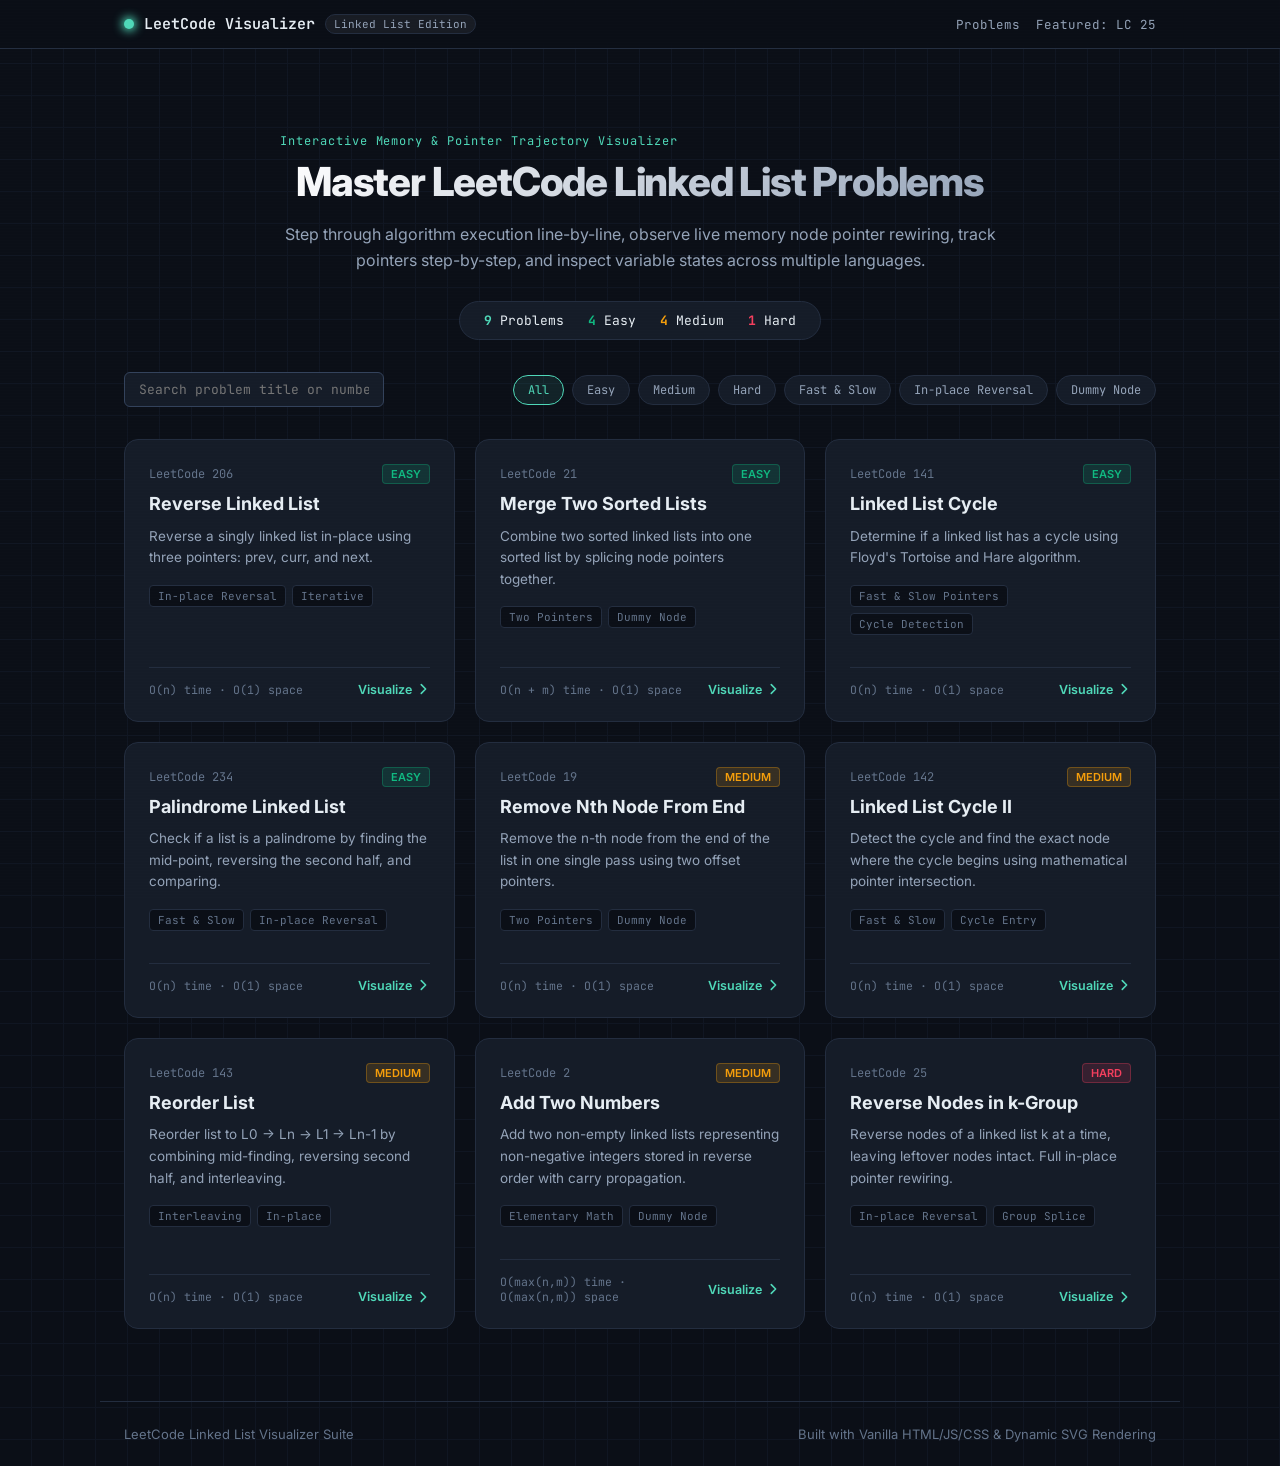
<file: index.html>
<!DOCTYPE html>
<html lang="en">
<head>
  <meta charset="UTF-8">
  <meta name="viewport" content="width=device-width, initial-scale=1.0">
  <title>LeetCode Linked List Interactive Visualizer Suite</title>
  <link rel="preconnect" href="https://fonts.googleapis.com">
  <link rel="preconnect" href="https://fonts.gstatic.com" crossorigin>
  <link href="https://fonts.googleapis.com/css2?family=JetBrains+Mono:wght@400;500;700&family=Inter:wght@400;500;600;700&display=swap" rel="stylesheet">
  <link rel="stylesheet" href="LinkedList/shared.css">
  <style>
    .hero {
      text-align: center;
      padding: 48px 0 32px;
      max-width: 720px;
      margin: 0 auto;
    }
    .hero-title {
      font-size: 40px;
      font-weight: 800;
      letter-spacing: -0.03em;
      background: linear-gradient(135deg, #ffffff 0%, #94a3b8 100%);
      -webkit-background-clip: text;
      -webkit-text-fill-color: transparent;
      margin: 0 0 16px;
    }
    .hero-desc {
      font-size: 16px;
      line-height: 1.6;
      color: var(--text-secondary);
      margin: 0 0 28px;
    }
    .stats-bar {
      display: inline-flex;
      align-items: center;
      gap: 24px;
      background: var(--surface);
      border: 1px solid var(--border);
      padding: 10px 24px;
      border-radius: 30px;
      font-family: var(--font-mono);
      font-size: 13px;
    }
    .stat-num { color: var(--mint); font-weight: 700; }

    /* Filter & Search Bar */
    .filter-bar {
      display: flex;
      align-items: center;
      justify-content: space-between;
      gap: 16px;
      flex-wrap: wrap;
      margin-bottom: 32px;
    }
    .search-box {
      font-family: var(--font-mono);
      background: var(--surface);
      border: 1px solid var(--border-strong);
      color: var(--text-primary);
      border-radius: var(--radius-sm);
      padding: 8px 14px;
      font-size: 13px;
      outline: none;
      min-width: 260px;
    }
    .search-box:focus {
      border-color: var(--mint);
      box-shadow: 0 0 0 3px var(--mint-glow);
    }
    .filter-chips {
      display: flex;
      gap: 8px;
      flex-wrap: wrap;
    }
    .filter-chip {
      font-family: var(--font-mono);
      font-size: 12px;
      background: var(--surface);
      border: 1px solid var(--border);
      color: var(--text-secondary);
      padding: 6px 14px;
      border-radius: 20px;
      cursor: pointer;
      transition: all 0.15s ease;
    }
    .filter-chip:hover, .filter-chip.active {
      border-color: var(--mint);
      color: var(--mint);
      background: rgba(79, 216, 184, 0.1);
    }

    /* Grid of Problem Cards */
    .problems-grid {
      display: grid;
      grid-template-columns: repeat(auto-fill, minmax(320px, 1fr));
      gap: 20px;
    }
    .card {
      background: var(--surface);
      border: 1px solid var(--border);
      border-radius: var(--radius-lg);
      padding: 24px;
      display: flex;
      flex-direction: column;
      justify-content: space-between;
      transition: transform 0.2s ease, border-color 0.2s ease, box-shadow 0.2s ease;
      text-decoration: none;
      color: inherit;
      position: relative;
      overflow: hidden;
    }
    .card::before {
      content: '';
      position: absolute;
      top: 0; left: 0; right: 0; height: 3px;
      background: transparent;
      transition: background 0.2s ease;
    }
    .card:hover {
      transform: translateY(-3px);
      border-color: var(--border-strong);
      box-shadow: 0 12px 24px rgba(0,0,0,0.4);
    }
    .card[data-diff="easy"]:hover::before { background: var(--emerald); }
    .card[data-diff="medium"]:hover::before { background: var(--amber); }
    .card[data-diff="hard"]:hover::before { background: var(--coral); }

    .card-top { margin-bottom: 16px; }
    .card-header {
      display: flex;
      align-items: center;
      justify-content: space-between;
      margin-bottom: 8px;
    }
    .lc-num {
      font-family: var(--font-mono);
      font-size: 12px;
      color: var(--text-muted);
    }
    .card-title {
      font-size: 18px;
      font-weight: 700;
      line-height: 1.3;
      margin: 0 0 10px;
      color: var(--text-primary);
    }
    .card-desc {
      font-size: 13.5px;
      line-height: 1.6;
      color: var(--text-secondary);
      margin: 0 0 16px;
    }
    .card-tags {
      display: flex;
      gap: 6px;
      flex-wrap: wrap;
      margin-bottom: 16px;
    }
    .tag {
      font-family: var(--font-mono);
      font-size: 11px;
      background: var(--bg);
      color: var(--text-muted);
      padding: 3px 8px;
      border-radius: 4px;
      border: 1px solid var(--border);
    }
    .card-bottom {
      display: flex;
      align-items: center;
      justify-content: space-between;
      border-top: 1px solid var(--border);
      padding-top: 14px;
    }
    .card-complexity {
      font-family: var(--font-mono);
      font-size: 11.5px;
      color: var(--text-muted);
    }
    .launch-link {
      font-family: var(--font-sans);
      font-size: 12.5px;
      font-weight: 600;
      color: var(--mint);
      display: flex;
      align-items: center;
      gap: 4px;
    }
    .launch-link svg {
      transition: transform 0.15s ease;
    }
    .card:hover .launch-link svg {
      transform: translateX(3px);
    }
  </style>
</head>
<body>

<div class="scanlines" aria-hidden="true"></div>

<header class="topbar">
  <div class="topbar-inner">
    <a href="#" class="brand">
      <span class="brand-dot"></span>
      <span class="brand-name">LeetCode Visualizer</span>
      <span class="brand-tag">Linked List Edition</span>
    </a>
    <div class="nav-links">
      <a href="#problems" class="nav-link">Problems</a>
      <a href="LinkedList/Hard/Reverse-Nodes-In-K-groups/index.html" class="nav-link">Featured: LC 25</a>
    </div>
  </div>
</header>

<main class="layout">

  <section class="hero">
    <div class="eyebrow">Interactive Memory & Pointer Trajectory Visualizer</div>
    <h1 class="hero-title">Master LeetCode Linked List Problems</h1>
    <p class="hero-desc">Step through algorithm execution line-by-line, observe live memory node pointer rewiring, track pointers step-by-step, and inspect variable states across multiple languages.</p>
    <div class="stats-bar">
      <span><span class="stat-num">9</span> Problems</span>
      <span><span class="stat-num" style="color: var(--emerald);">4</span> Easy</span>
      <span><span class="stat-num" style="color: var(--amber);">4</span> Medium</span>
      <span><span class="stat-num" style="color: var(--coral);">1</span> Hard</span>
    </div>
  </section>

  <section id="problems" class="filter-bar">
    <input id="searchInput" type="text" class="search-box" placeholder="Search problem title or number..." spellcheck="false">
    <div class="filter-chips">
      <button class="filter-chip active" data-filter="all">All</button>
      <button class="filter-chip" data-filter="easy">Easy</button>
      <button class="filter-chip" data-filter="medium">Medium</button>
      <button class="filter-chip" data-filter="hard">Hard</button>
      <button class="filter-chip" data-filter="fast-slow">Fast & Slow</button>
      <button class="filter-chip" data-filter="in-place">In-place Reversal</button>
      <button class="filter-chip" data-filter="dummy">Dummy Node</button>
    </div>
  </section>

  <section id="problemsGrid" class="problems-grid">

    <!-- Easy 1 -->
    <a href="LinkedList/Easy/Reverse-Linked-List/index.html" class="card" data-diff="easy" data-tags="in-place">
      <div class="card-top">
        <div class="card-header">
          <span class="lc-num">LeetCode 206</span>
          <span class="badge-diff badge-easy">Easy</span>
        </div>
        <h2 class="card-title">Reverse Linked List</h2>
        <p class="card-desc">Reverse a singly linked list in-place using three pointers: prev, curr, and next.</p>
        <div class="card-tags">
          <span class="tag">In-place Reversal</span>
          <span class="tag">Iterative</span>
        </div>
      </div>
      <div class="card-bottom">
        <span class="card-complexity">O(n) time · O(1) space</span>
        <span class="launch-link">
          Visualize
          <svg width="14" height="14" viewBox="0 0 16 16" fill="none"><path d="M6 3L11 8L6 13" stroke="currentColor" stroke-width="1.8" stroke-linecap="round" stroke-linejoin="round"/></svg>
        </span>
      </div>
    </a>

    <!-- Easy 2 -->
    <a href="LinkedList/Easy/Merge-Two-Sorted-Lists/index.html" class="card" data-diff="easy" data-tags="dummy">
      <div class="card-top">
        <div class="card-header">
          <span class="lc-num">LeetCode 21</span>
          <span class="badge-diff badge-easy">Easy</span>
        </div>
        <h2 class="card-title">Merge Two Sorted Lists</h2>
        <p class="card-desc">Combine two sorted linked lists into one sorted list by splicing node pointers together.</p>
        <div class="card-tags">
          <span class="tag">Two Pointers</span>
          <span class="tag">Dummy Node</span>
        </div>
      </div>
      <div class="card-bottom">
        <span class="card-complexity">O(n + m) time · O(1) space</span>
        <span class="launch-link">
          Visualize
          <svg width="14" height="14" viewBox="0 0 16 16" fill="none"><path d="M6 3L11 8L6 13" stroke="currentColor" stroke-width="1.8" stroke-linecap="round" stroke-linejoin="round"/></svg>
        </span>
      </div>
    </a>

    <!-- Easy 3 -->
    <a href="LinkedList/Easy/Linked-List-Cycle/index.html" class="card" data-diff="easy" data-tags="fast-slow">
      <div class="card-top">
        <div class="card-header">
          <span class="lc-num">LeetCode 141</span>
          <span class="badge-diff badge-easy">Easy</span>
        </div>
        <h2 class="card-title">Linked List Cycle</h2>
        <p class="card-desc">Determine if a linked list has a cycle using Floyd's Tortoise and Hare algorithm.</p>
        <div class="card-tags">
          <span class="tag">Fast & Slow Pointers</span>
          <span class="tag">Cycle Detection</span>
        </div>
      </div>
      <div class="card-bottom">
        <span class="card-complexity">O(n) time · O(1) space</span>
        <span class="launch-link">
          Visualize
          <svg width="14" height="14" viewBox="0 0 16 16" fill="none"><path d="M6 3L11 8L6 13" stroke="currentColor" stroke-width="1.8" stroke-linecap="round" stroke-linejoin="round"/></svg>
        </span>
      </div>
    </a>

    <!-- Easy 4 -->
    <a href="LinkedList/Easy/Palindrome-Linked-List/index.html" class="card" data-diff="easy" data-tags="fast-slow in-place">
      <div class="card-top">
        <div class="card-header">
          <span class="lc-num">LeetCode 234</span>
          <span class="badge-diff badge-easy">Easy</span>
        </div>
        <h2 class="card-title">Palindrome Linked List</h2>
        <p class="card-desc">Check if a list is a palindrome by finding the mid-point, reversing the second half, and comparing.</p>
        <div class="card-tags">
          <span class="tag">Fast & Slow</span>
          <span class="tag">In-place Reversal</span>
        </div>
      </div>
      <div class="card-bottom">
        <span class="card-complexity">O(n) time · O(1) space</span>
        <span class="launch-link">
          Visualize
          <svg width="14" height="14" viewBox="0 0 16 16" fill="none"><path d="M6 3L11 8L6 13" stroke="currentColor" stroke-width="1.8" stroke-linecap="round" stroke-linejoin="round"/></svg>
        </span>
      </div>
    </a>

    <!-- Medium 1 -->
    <a href="LinkedList/Medium/Remove-Nth-Node-From-End-of-List/index.html" class="card" data-diff="medium" data-tags="fast-slow dummy">
      <div class="card-top">
        <div class="card-header">
          <span class="lc-num">LeetCode 19</span>
          <span class="badge-diff badge-medium">Medium</span>
        </div>
        <h2 class="card-title">Remove Nth Node From End</h2>
        <p class="card-desc">Remove the n-th node from the end of the list in one single pass using two offset pointers.</p>
        <div class="card-tags">
          <span class="tag">Two Pointers</span>
          <span class="tag">Dummy Node</span>
        </div>
      </div>
      <div class="card-bottom">
        <span class="card-complexity">O(n) time · O(1) space</span>
        <span class="launch-link">
          Visualize
          <svg width="14" height="14" viewBox="0 0 16 16" fill="none"><path d="M6 3L11 8L6 13" stroke="currentColor" stroke-width="1.8" stroke-linecap="round" stroke-linejoin="round"/></svg>
        </span>
      </div>
    </a>

    <!-- Medium 2 -->
    <a href="LinkedList/Medium/Linked-List-Cycle-II/index.html" class="card" data-diff="medium" data-tags="fast-slow">
      <div class="card-top">
        <div class="card-header">
          <span class="lc-num">LeetCode 142</span>
          <span class="badge-diff badge-medium">Medium</span>
        </div>
        <h2 class="card-title">Linked List Cycle II</h2>
        <p class="card-desc">Detect the cycle and find the exact node where the cycle begins using mathematical pointer intersection.</p>
        <div class="card-tags">
          <span class="tag">Fast & Slow</span>
          <span class="tag">Cycle Entry</span>
        </div>
      </div>
      <div class="card-bottom">
        <span class="card-complexity">O(n) time · O(1) space</span>
        <span class="launch-link">
          Visualize
          <svg width="14" height="14" viewBox="0 0 16 16" fill="none"><path d="M6 3L11 8L6 13" stroke="currentColor" stroke-width="1.8" stroke-linecap="round" stroke-linejoin="round"/></svg>
        </span>
      </div>
    </a>

    <!-- Medium 3 -->
    <a href="LinkedList/Medium/Reorder-List/index.html" class="card" data-diff="medium" data-tags="fast-slow in-place">
      <div class="card-top">
        <div class="card-header">
          <span class="lc-num">LeetCode 143</span>
          <span class="badge-diff badge-medium">Medium</span>
        </div>
        <h2 class="card-title">Reorder List</h2>
        <p class="card-desc">Reorder list to L0 → Ln → L1 → Ln-1 by combining mid-finding, reversing second half, and interleaving.</p>
        <div class="card-tags">
          <span class="tag">Interleaving</span>
          <span class="tag">In-place</span>
        </div>
      </div>
      <div class="card-bottom">
        <span class="card-complexity">O(n) time · O(1) space</span>
        <span class="launch-link">
          Visualize
          <svg width="14" height="14" viewBox="0 0 16 16" fill="none"><path d="M6 3L11 8L6 13" stroke="currentColor" stroke-width="1.8" stroke-linecap="round" stroke-linejoin="round"/></svg>
        </span>
      </div>
    </a>

    <!-- Medium 4 -->
    <a href="LinkedList/Medium/Add-Two-Numbers/index.html" class="card" data-diff="medium" data-tags="dummy">
      <div class="card-top">
        <div class="card-header">
          <span class="lc-num">LeetCode 2</span>
          <span class="badge-diff badge-medium">Medium</span>
        </div>
        <h2 class="card-title">Add Two Numbers</h2>
        <p class="card-desc">Add two non-empty linked lists representing non-negative integers stored in reverse order with carry propagation.</p>
        <div class="card-tags">
          <span class="tag">Elementary Math</span>
          <span class="tag">Dummy Node</span>
        </div>
      </div>
      <div class="card-bottom">
        <span class="card-complexity">O(max(n,m)) time · O(max(n,m)) space</span>
        <span class="launch-link">
          Visualize
          <svg width="14" height="14" viewBox="0 0 16 16" fill="none"><path d="M6 3L11 8L6 13" stroke="currentColor" stroke-width="1.8" stroke-linecap="round" stroke-linejoin="round"/></svg>
        </span>
      </div>
    </a>

    <!-- Hard 1 -->
    <a href="LinkedList/Hard/Reverse-Nodes-In-K-groups/index.html" class="card" data-diff="hard" data-tags="in-place dummy">
      <div class="card-top">
        <div class="card-header">
          <span class="lc-num">LeetCode 25</span>
          <span class="badge-diff badge-hard">Hard</span>
        </div>
        <h2 class="card-title">Reverse Nodes in k-Group</h2>
        <p class="card-desc">Reverse nodes of a linked list k at a time, leaving leftover nodes intact. Full in-place pointer rewiring.</p>
        <div class="card-tags">
          <span class="tag">In-place Reversal</span>
          <span class="tag">Group Splice</span>
        </div>
      </div>
      <div class="card-bottom">
        <span class="card-complexity">O(n) time · O(1) space</span>
        <span class="launch-link">
          Visualize
          <svg width="14" height="14" viewBox="0 0 16 16" fill="none"><path d="M6 3L11 8L6 13" stroke="currentColor" stroke-width="1.8" stroke-linecap="round" stroke-linejoin="round"/></svg>
        </span>
      </div>
    </a>

  </section>

</main>

<footer class="foot">
  <span>LeetCode Linked List Visualizer Suite</span>
  <span>Built with Vanilla HTML/JS/CSS & Dynamic SVG Rendering</span>
</footer>

<script>
  const searchInput = document.getElementById('searchInput');
  const filterChips = document.querySelectorAll('.filter-chip');
  const cards = document.querySelectorAll('.card');

  let activeFilter = 'all';

  function filterCards() {
    const q = searchInput.value.toLowerCase().trim();
    cards.forEach(card => {
      const diff = card.dataset.diff;
      const tags = (card.dataset.tags || '').split(' ');
      const text = card.textContent.toLowerCase();

      const matchesFilter = (activeFilter === 'all') || (diff === activeFilter) || tags.includes(activeFilter);
      const matchesSearch = !q || text.includes(q);

      if (matchesFilter && matchesSearch) {
        card.style.display = 'flex';
      } else {
        card.style.display = 'none';
      }
    });
  }

  filterChips.forEach(chip => {
    chip.addEventListener('click', () => {
      filterChips.forEach(c => c.classList.remove('active'));
      chip.classList.add('active');
      activeFilter = chip.dataset.filter;
      filterCards();
    });
  });

  searchInput.addEventListener('input', filterCards);
</script>
</body>
</html>
</file>
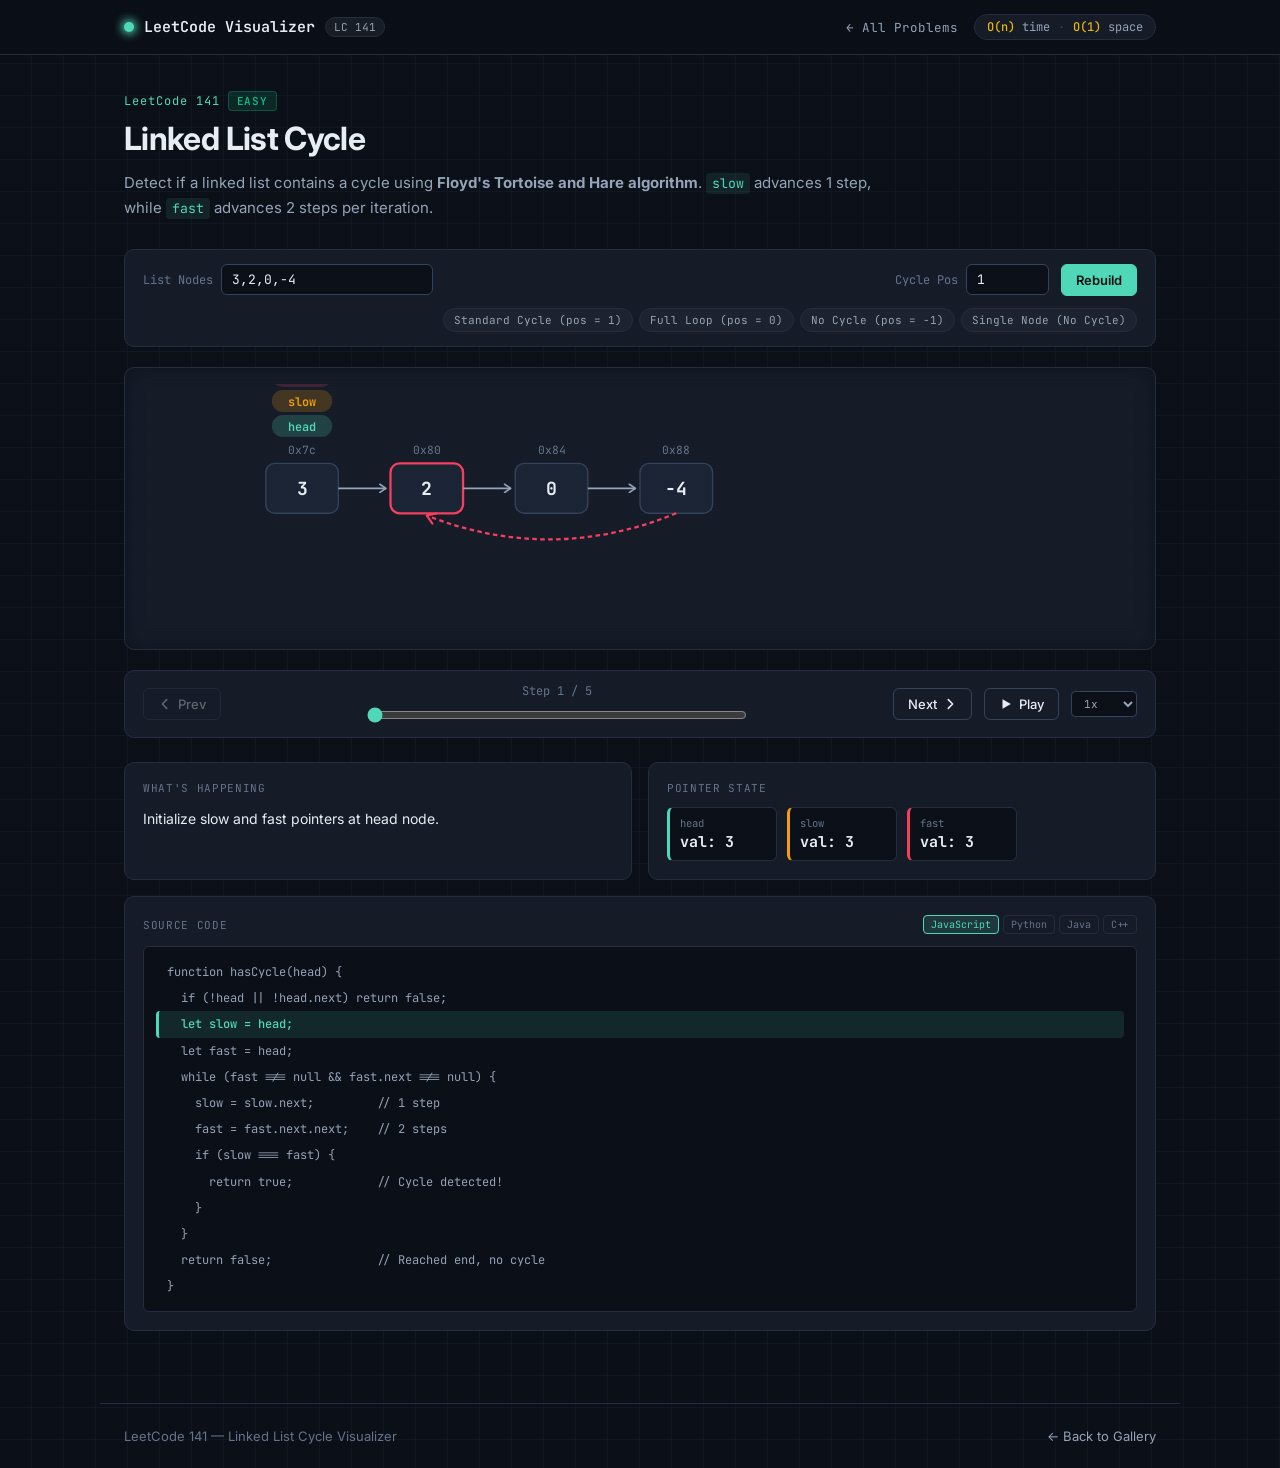
<file: LinkedList/Easy/Linked-List-Cycle/index.html>
<!DOCTYPE html>
<html lang="en">
<head>
  <meta charset="UTF-8">
  <meta name="viewport" content="width=device-width, initial-scale=1.0">
  <title>Linked List Cycle — Visualizer (LeetCode 141)</title>
  <link rel="preconnect" href="https://fonts.googleapis.com">
  <link rel="preconnect" href="https://fonts.gstatic.com" crossorigin>
  <link href="https://fonts.googleapis.com/css2?family=JetBrains+Mono:wght@400;500;700&family=Inter:wght@400;500;600;700&display=swap" rel="stylesheet">
  <link rel="stylesheet" href="../../shared.css">
</head>
<body>

<div class="scanlines" aria-hidden="true"></div>

<header class="topbar">
  <div class="topbar-inner">
    <a href="../../../index.html" class="brand">
      <span class="brand-dot"></span>
      <span class="brand-name">LeetCode Visualizer</span>
      <span class="brand-tag">LC 141</span>
    </a>
    <div class="nav-links">
      <a href="../../../index.html" class="nav-link">← All Problems</a>
      <div class="complexity">
        <span><em>O(n)</em> time</span>
        <span class="sep">·</span>
        <span><em>O(1)</em> space</span>
      </div>
    </div>
  </div>
</header>

<main class="layout">

  <section class="intro">
    <p class="eyebrow">
      <span>LeetCode 141</span>
      <span class="badge-diff badge-easy">Easy</span>
    </p>
    <h1>Linked List Cycle</h1>
    <p class="lede">Detect if a linked list contains a cycle using <strong>Floyd's Tortoise and Hare algorithm</strong>. <code>slow</code> advances 1 step, while <code>fast</code> advances 2 steps per iteration.</p>
  </section>

  <section class="controls-bar">
    <div class="field input-list">
      <label for="arrInput">List Nodes</label>
      <input id="arrInput" type="text" value="3,2,0,-4" spellcheck="false" autocomplete="off">
    </div>
    <div class="field field-k">
      <label for="posInput">Cycle Pos</label>
      <input id="posInput" type="number" value="1" min="-1" max="10" title="0-indexed position where tail connects (-1 for no cycle)">
    </div>
    <button id="generateBtn" class="btn btn-primary">Rebuild</button>
    <div class="presets">
      <button class="chip" data-list="3,2,0,-4" data-pos="1">Standard Cycle (pos = 1)</button>
      <button class="chip" data-list="1,2" data-pos="0">Full Loop (pos = 0)</button>
      <button class="chip" data-list="1,2,3,4,5" data-pos="-1">No Cycle (pos = -1)</button>
      <button class="chip" data-list="1" data-pos="-1">Single Node (No Cycle)</button>
    </div>
  </section>

  <section class="stage" aria-label="Linked List SVG Visualization">
    <div class="stage-scroll">
      <svg id="listSvg" class="stage-svg" viewBox="0 0 900 220" role="img"><title>Linked list cycle visualizer</title></svg>
    </div>
  </section>

  <section class="transport" aria-label="Playback controls">
    <button id="prevBtn" class="btn btn-ghost">
      <svg width="14" height="14" viewBox="0 0 16 16" fill="none"><path d="M10 3L5 8L10 13" stroke="currentColor" stroke-width="1.8" stroke-linecap="round" stroke-linejoin="round"/></svg>
      Prev
    </button>
    <div class="transport-mid">
      <span id="stepCounter" class="step-counter">Step 1 / 1</span>
      <input id="stepSlider" type="range" class="step-slider" min="0" max="0" value="0">
    </div>
    <button id="nextBtn" class="btn btn-ghost">
      Next
      <svg width="14" height="14" viewBox="0 0 16 16" fill="none"><path d="M6 3L11 8L6 13" stroke="currentColor" stroke-width="1.8" stroke-linecap="round" stroke-linejoin="round"/></svg>
    </button>
    <button id="playBtn" class="btn btn-ghost btn-play">
      <svg id="playIcon" width="14" height="14" viewBox="0 0 16 16" fill="currentColor"><path d="M4 2.5L13.5 8L4 13.5V2.5Z"/></svg>
      <span id="playLabel">Play</span>
    </button>
    <select id="speedSelect" class="speed-select">
      <option value="1200">0.5x</option>
      <option value="800" selected>1x</option>
      <option value="400">2x</option>
    </select>
  </section>

  <section class="detail-grid">
    <div class="panel">
      <div class="panel-header">
        <p class="panel-label">What's Happening</p>
      </div>
      <p id="descBox" class="desc-text"></p>
    </div>

    <div class="panel">
      <div class="panel-header">
        <p class="panel-label">Pointer State</p>
      </div>
      <div id="varsGrid" class="vars-grid"></div>
    </div>

    <div class="panel panel-full">
      <div class="panel-header">
        <p class="panel-label">Source Code</p>
        <div class="lang-tabs">
          <button class="lang-tab active" data-lang="js">JavaScript</button>
          <button class="lang-tab" data-lang="py">Python</button>
          <button class="lang-tab" data-lang="java">Java</button>
          <button class="lang-tab" data-lang="cpp">C++</button>
        </div>
      </div>
      <pre id="codeBox" class="code-box"></pre>
    </div>
  </section>

</main>

<footer class="foot">
  <span>LeetCode 141 — Linked List Cycle Visualizer</span>
  <a href="../../../index.html">← Back to Gallery</a>
</footer>

<script src="script.js"></script>
</body>
</html>
</file>
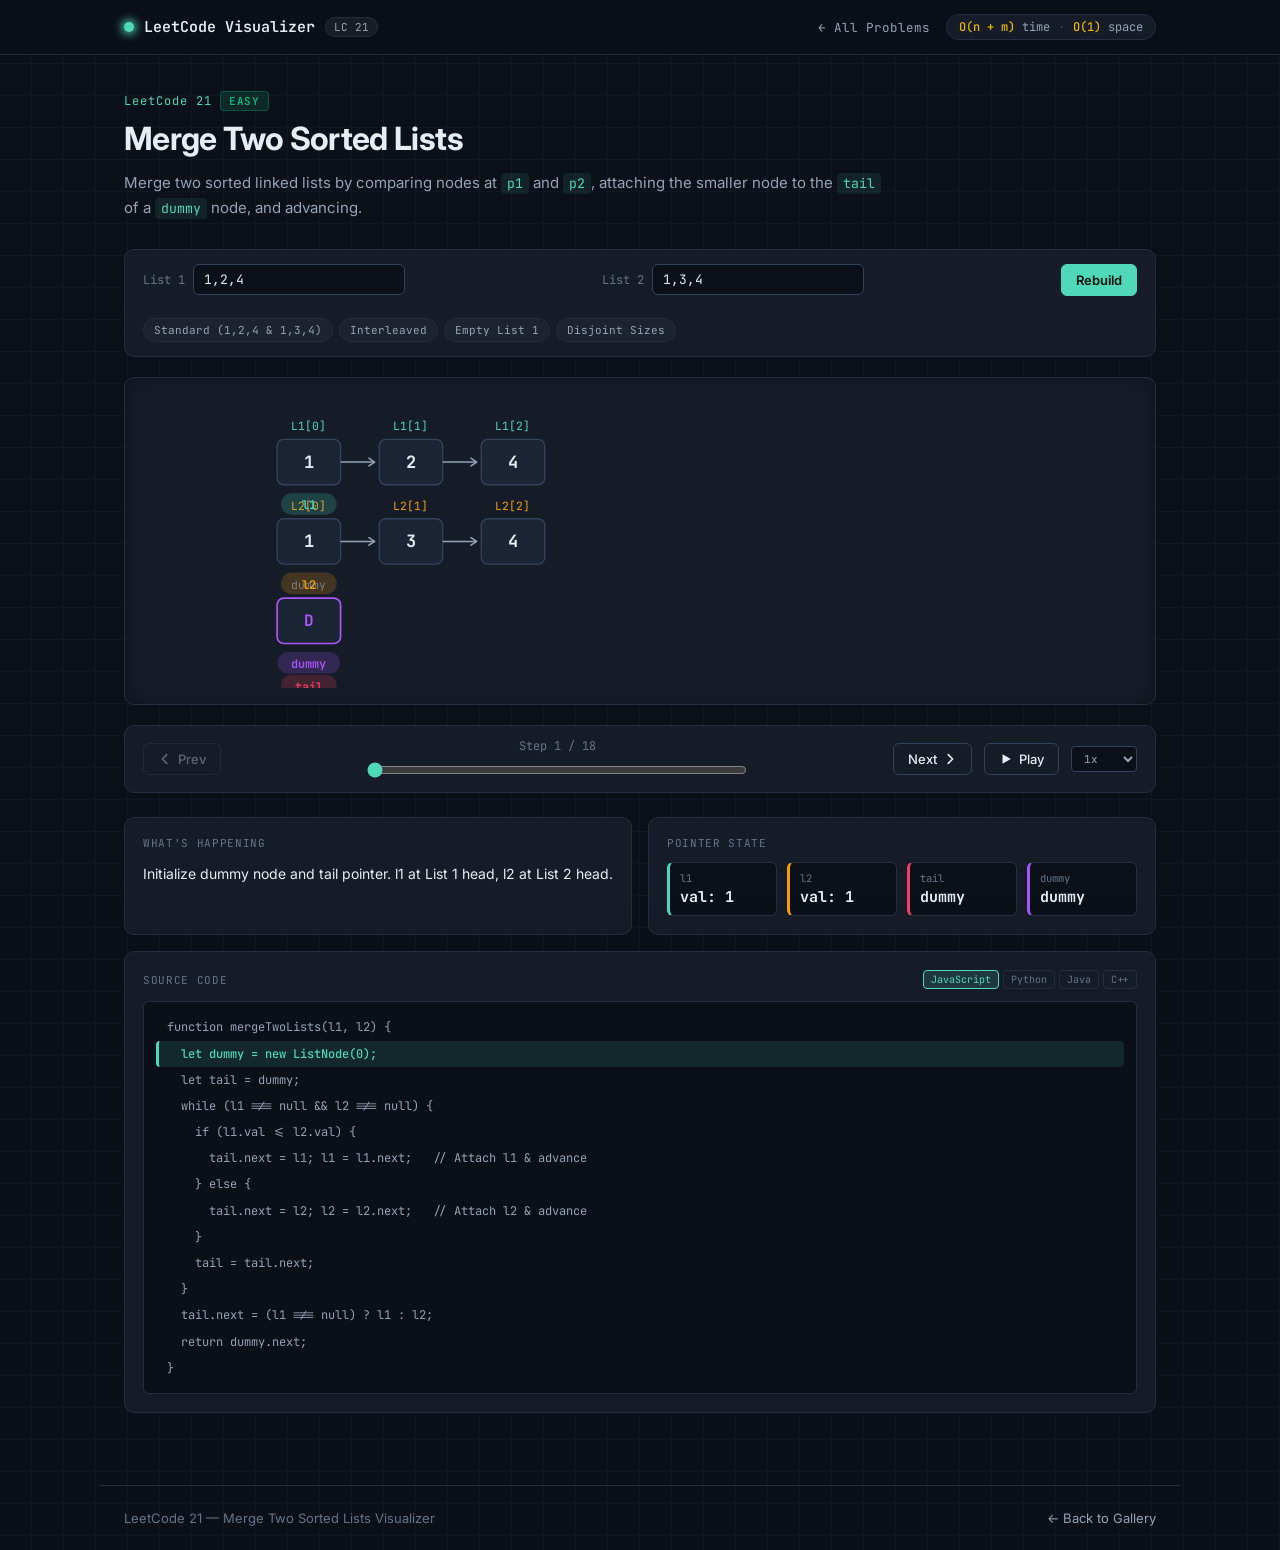
<file: LinkedList/Easy/Merge-Two-Sorted-Lists/index.html>
<!DOCTYPE html>
<html lang="en">
<head>
  <meta charset="UTF-8">
  <meta name="viewport" content="width=device-width, initial-scale=1.0">
  <title>Merge Two Sorted Lists — Visualizer (LeetCode 21)</title>
  <link rel="preconnect" href="https://fonts.googleapis.com">
  <link rel="preconnect" href="https://fonts.gstatic.com" crossorigin>
  <link href="https://fonts.googleapis.com/css2?family=JetBrains+Mono:wght@400;500;700&family=Inter:wght@400;500;600;700&display=swap" rel="stylesheet">
  <link rel="stylesheet" href="../../shared.css">
  <style>
    .two-lists-controls {
      display: flex;
      gap: 12px;
      flex-wrap: wrap;
      width: 100%;
    }
  </style>
</head>
<body>

<div class="scanlines" aria-hidden="true"></div>

<header class="topbar">
  <div class="topbar-inner">
    <a href="../../../index.html" class="brand">
      <span class="brand-dot"></span>
      <span class="brand-name">LeetCode Visualizer</span>
      <span class="brand-tag">LC 21</span>
    </a>
    <div class="nav-links">
      <a href="../../../index.html" class="nav-link">← All Problems</a>
      <div class="complexity">
        <span><em>O(n + m)</em> time</span>
        <span class="sep">·</span>
        <span><em>O(1)</em> space</span>
      </div>
    </div>
  </div>
</header>

<main class="layout">

  <section class="intro">
    <p class="eyebrow">
      <span>LeetCode 21</span>
      <span class="badge-diff badge-easy">Easy</span>
    </p>
    <h1>Merge Two Sorted Lists</h1>
    <p class="lede">Merge two sorted linked lists by comparing nodes at <code>p1</code> and <code>p2</code>, attaching the smaller node to the <code>tail</code> of a <code>dummy</code> node, and advancing.</p>
  </section>

  <section class="controls-bar">
    <div class="two-lists-controls">
      <div class="field input-list">
        <label for="l1Input">List 1</label>
        <input id="l1Input" type="text" value="1,2,4" spellcheck="false" autocomplete="off">
      </div>
      <div class="field input-list">
        <label for="l2Input">List 2</label>
        <input id="l2Input" type="text" value="1,3,4" spellcheck="false" autocomplete="off">
      </div>
      <button id="generateBtn" class="btn btn-primary">Rebuild</button>
    </div>
    <div class="presets" style="margin-top: 10px; width: 100%;">
      <button class="chip" data-l1="1,2,4" data-l2="1,3,4">Standard (1,2,4 & 1,3,4)</button>
      <button class="chip" data-l1="1,5,9" data-l2="2,3,6,8">Interleaved</button>
      <button class="chip" data-l1="" data-l2="0">Empty List 1</button>
      <button class="chip" data-l1="2,4" data-l2="1">Disjoint Sizes</button>
    </div>
  </section>

  <section class="stage" aria-label="Linked List SVG Visualization">
    <div class="stage-scroll">
      <svg id="listSvg" class="stage-svg" viewBox="0 0 900 240" role="img"><title>Merge two sorted lists visualizer</title></svg>
    </div>
  </section>

  <section class="transport" aria-label="Playback controls">
    <button id="prevBtn" class="btn btn-ghost">
      <svg width="14" height="14" viewBox="0 0 16 16" fill="none"><path d="M10 3L5 8L10 13" stroke="currentColor" stroke-width="1.8" stroke-linecap="round" stroke-linejoin="round"/></svg>
      Prev
    </button>
    <div class="transport-mid">
      <span id="stepCounter" class="step-counter">Step 1 / 1</span>
      <input id="stepSlider" type="range" class="step-slider" min="0" max="0" value="0">
    </div>
    <button id="nextBtn" class="btn btn-ghost">
      Next
      <svg width="14" height="14" viewBox="0 0 16 16" fill="none"><path d="M6 3L11 8L6 13" stroke="currentColor" stroke-width="1.8" stroke-linecap="round" stroke-linejoin="round"/></svg>
    </button>
    <button id="playBtn" class="btn btn-ghost btn-play">
      <svg id="playIcon" width="14" height="14" viewBox="0 0 16 16" fill="currentColor"><path d="M4 2.5L13.5 8L4 13.5V2.5Z"/></svg>
      <span id="playLabel">Play</span>
    </button>
    <select id="speedSelect" class="speed-select">
      <option value="1200">0.5x</option>
      <option value="800" selected>1x</option>
      <option value="400">2x</option>
    </select>
  </section>

  <section class="detail-grid">
    <div class="panel">
      <div class="panel-header">
        <p class="panel-label">What's Happening</p>
      </div>
      <p id="descBox" class="desc-text"></p>
    </div>

    <div class="panel">
      <div class="panel-header">
        <p class="panel-label">Pointer State</p>
      </div>
      <div id="varsGrid" class="vars-grid"></div>
    </div>

    <div class="panel panel-full">
      <div class="panel-header">
        <p class="panel-label">Source Code</p>
        <div class="lang-tabs">
          <button class="lang-tab active" data-lang="js">JavaScript</button>
          <button class="lang-tab" data-lang="py">Python</button>
          <button class="lang-tab" data-lang="java">Java</button>
          <button class="lang-tab" data-lang="cpp">C++</button>
        </div>
      </div>
      <pre id="codeBox" class="code-box"></pre>
    </div>
  </section>

</main>

<footer class="foot">
  <span>LeetCode 21 — Merge Two Sorted Lists Visualizer</span>
  <a href="../../../index.html">← Back to Gallery</a>
</footer>

<script src="script.js"></script>
</body>
</html>
</file>
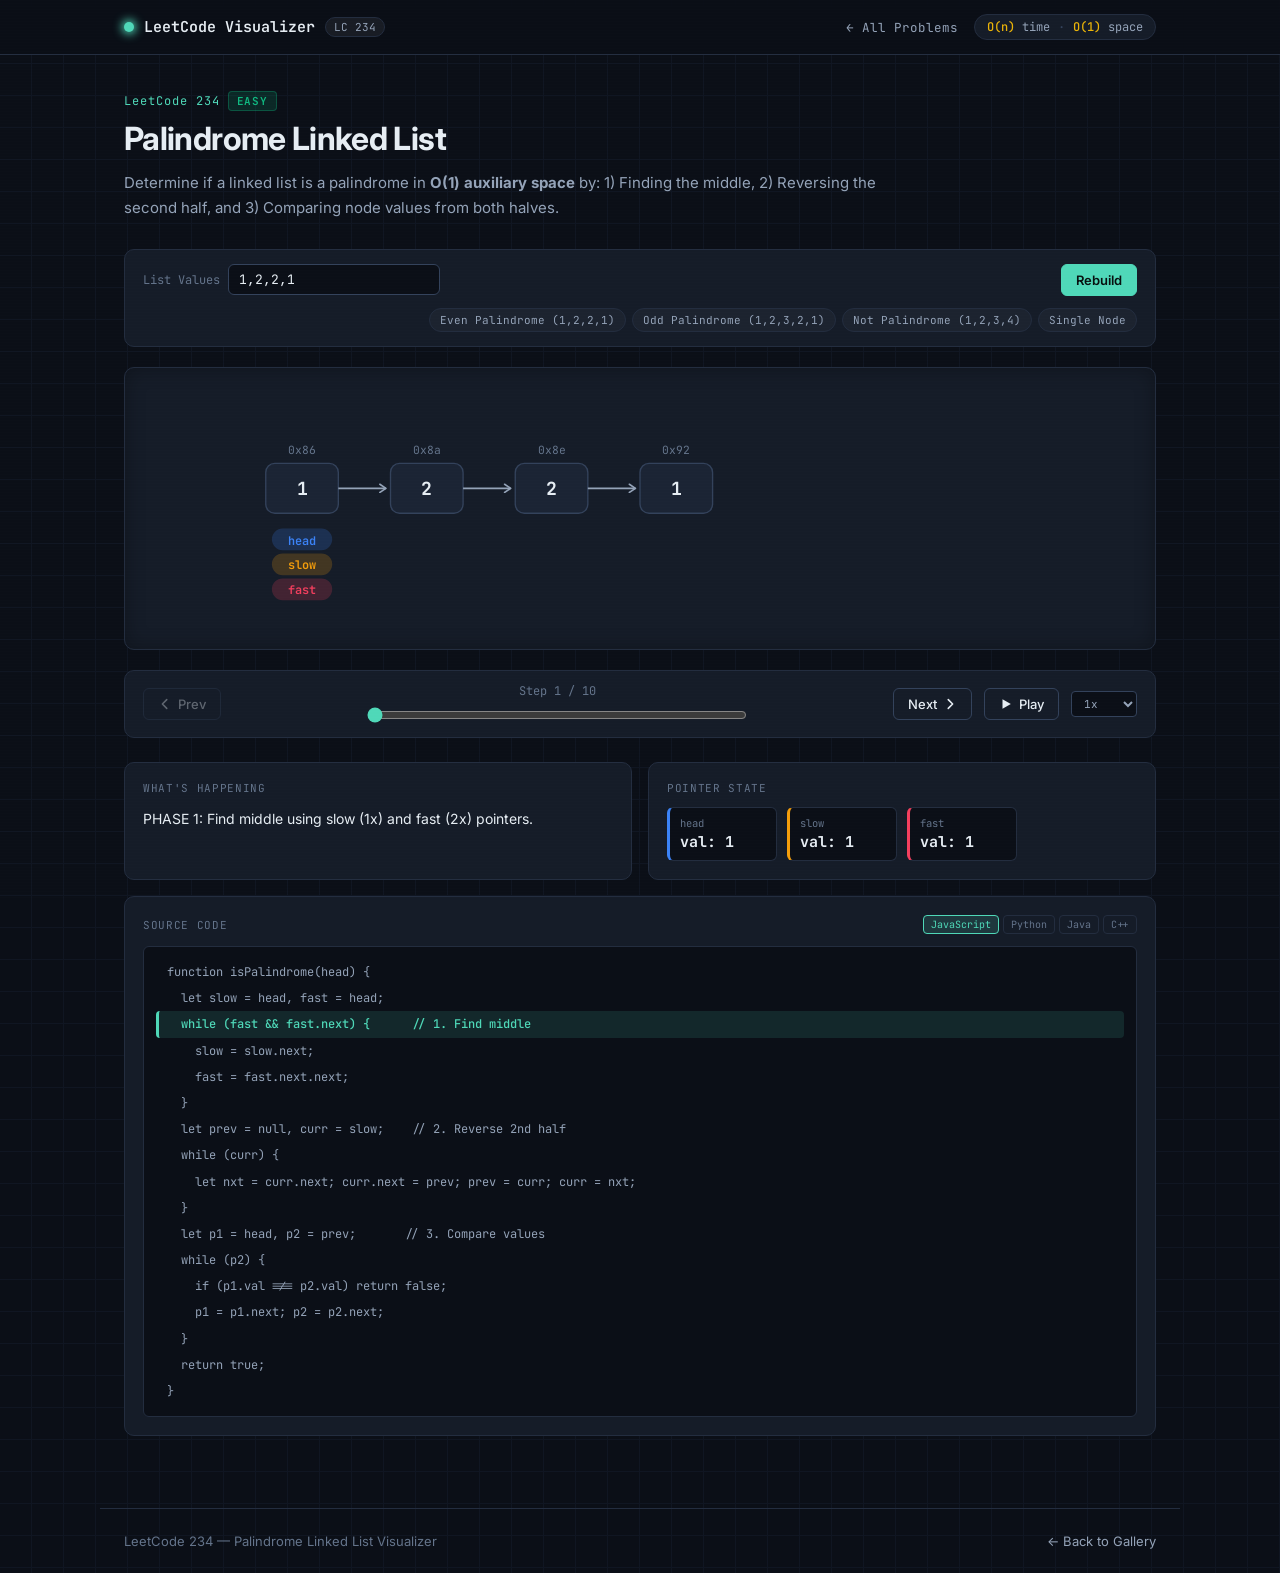
<file: LinkedList/Easy/Palindrome-Linked-List/index.html>
<!DOCTYPE html>
<html lang="en">
<head>
  <meta charset="UTF-8">
  <meta name="viewport" content="width=device-width, initial-scale=1.0">
  <title>Palindrome Linked List — Visualizer (LeetCode 234)</title>
  <link rel="preconnect" href="https://fonts.googleapis.com">
  <link rel="preconnect" href="https://fonts.gstatic.com" crossorigin>
  <link href="https://fonts.googleapis.com/css2?family=JetBrains+Mono:wght@400;500;700&family=Inter:wght@400;500;600;700&display=swap" rel="stylesheet">
  <link rel="stylesheet" href="../../shared.css">
</head>
<body>

<div class="scanlines" aria-hidden="true"></div>

<header class="topbar">
  <div class="topbar-inner">
    <a href="../../../index.html" class="brand">
      <span class="brand-dot"></span>
      <span class="brand-name">LeetCode Visualizer</span>
      <span class="brand-tag">LC 234</span>
    </a>
    <div class="nav-links">
      <a href="../../../index.html" class="nav-link">← All Problems</a>
      <div class="complexity">
        <span><em>O(n)</em> time</span>
        <span class="sep">·</span>
        <span><em>O(1)</em> space</span>
      </div>
    </div>
  </div>
</header>

<main class="layout">

  <section class="intro">
    <p class="eyebrow">
      <span>LeetCode 234</span>
      <span class="badge-diff badge-easy">Easy</span>
    </p>
    <h1>Palindrome Linked List</h1>
    <p class="lede">Determine if a linked list is a palindrome in <strong>O(1) auxiliary space</strong> by: 1) Finding the middle, 2) Reversing the second half, and 3) Comparing node values from both halves.</p>
  </section>

  <section class="controls-bar">
    <div class="field input-list">
      <label for="arrInput">List Values</label>
      <input id="arrInput" type="text" value="1,2,2,1" spellcheck="false" autocomplete="off">
    </div>
    <button id="generateBtn" class="btn btn-primary">Rebuild</button>
    <div class="presets">
      <button class="chip" data-list="1,2,2,1">Even Palindrome (1,2,2,1)</button>
      <button class="chip" data-list="1,2,3,2,1">Odd Palindrome (1,2,3,2,1)</button>
      <button class="chip" data-list="1,2,3,4">Not Palindrome (1,2,3,4)</button>
      <button class="chip" data-list="1">Single Node</button>
    </div>
  </section>

  <section class="stage" aria-label="Linked List SVG Visualization">
    <div class="stage-scroll">
      <svg id="listSvg" class="stage-svg" viewBox="0 0 900 200" role="img"><title>Palindrome linked list visualizer</title></svg>
    </div>
  </section>

  <section class="transport" aria-label="Playback controls">
    <button id="prevBtn" class="btn btn-ghost">
      <svg width="14" height="14" viewBox="0 0 16 16" fill="none"><path d="M10 3L5 8L10 13" stroke="currentColor" stroke-width="1.8" stroke-linecap="round" stroke-linejoin="round"/></svg>
      Prev
    </button>
    <div class="transport-mid">
      <span id="stepCounter" class="step-counter">Step 1 / 1</span>
      <input id="stepSlider" type="range" class="step-slider" min="0" max="0" value="0">
    </div>
    <button id="nextBtn" class="btn btn-ghost">
      Next
      <svg width="14" height="14" viewBox="0 0 16 16" fill="none"><path d="M6 3L11 8L6 13" stroke="currentColor" stroke-width="1.8" stroke-linecap="round" stroke-linejoin="round"/></svg>
    </button>
    <button id="playBtn" class="btn btn-ghost btn-play">
      <svg id="playIcon" width="14" height="14" viewBox="0 0 16 16" fill="currentColor"><path d="M4 2.5L13.5 8L4 13.5V2.5Z"/></svg>
      <span id="playLabel">Play</span>
    </button>
    <select id="speedSelect" class="speed-select">
      <option value="1200">0.5x</option>
      <option value="800" selected>1x</option>
      <option value="400">2x</option>
    </select>
  </section>

  <section class="detail-grid">
    <div class="panel">
      <div class="panel-header">
        <p class="panel-label">What's Happening</p>
      </div>
      <p id="descBox" class="desc-text"></p>
    </div>

    <div class="panel">
      <div class="panel-header">
        <p class="panel-label">Pointer State</p>
      </div>
      <div id="varsGrid" class="vars-grid"></div>
    </div>

    <div class="panel panel-full">
      <div class="panel-header">
        <p class="panel-label">Source Code</p>
        <div class="lang-tabs">
          <button class="lang-tab active" data-lang="js">JavaScript</button>
          <button class="lang-tab" data-lang="py">Python</button>
          <button class="lang-tab" data-lang="java">Java</button>
          <button class="lang-tab" data-lang="cpp">C++</button>
        </div>
      </div>
      <pre id="codeBox" class="code-box"></pre>
    </div>
  </section>

</main>

<footer class="foot">
  <span>LeetCode 234 — Palindrome Linked List Visualizer</span>
  <a href="../../../index.html">← Back to Gallery</a>
</footer>

<script src="script.js"></script>
</body>
</html>
</file>
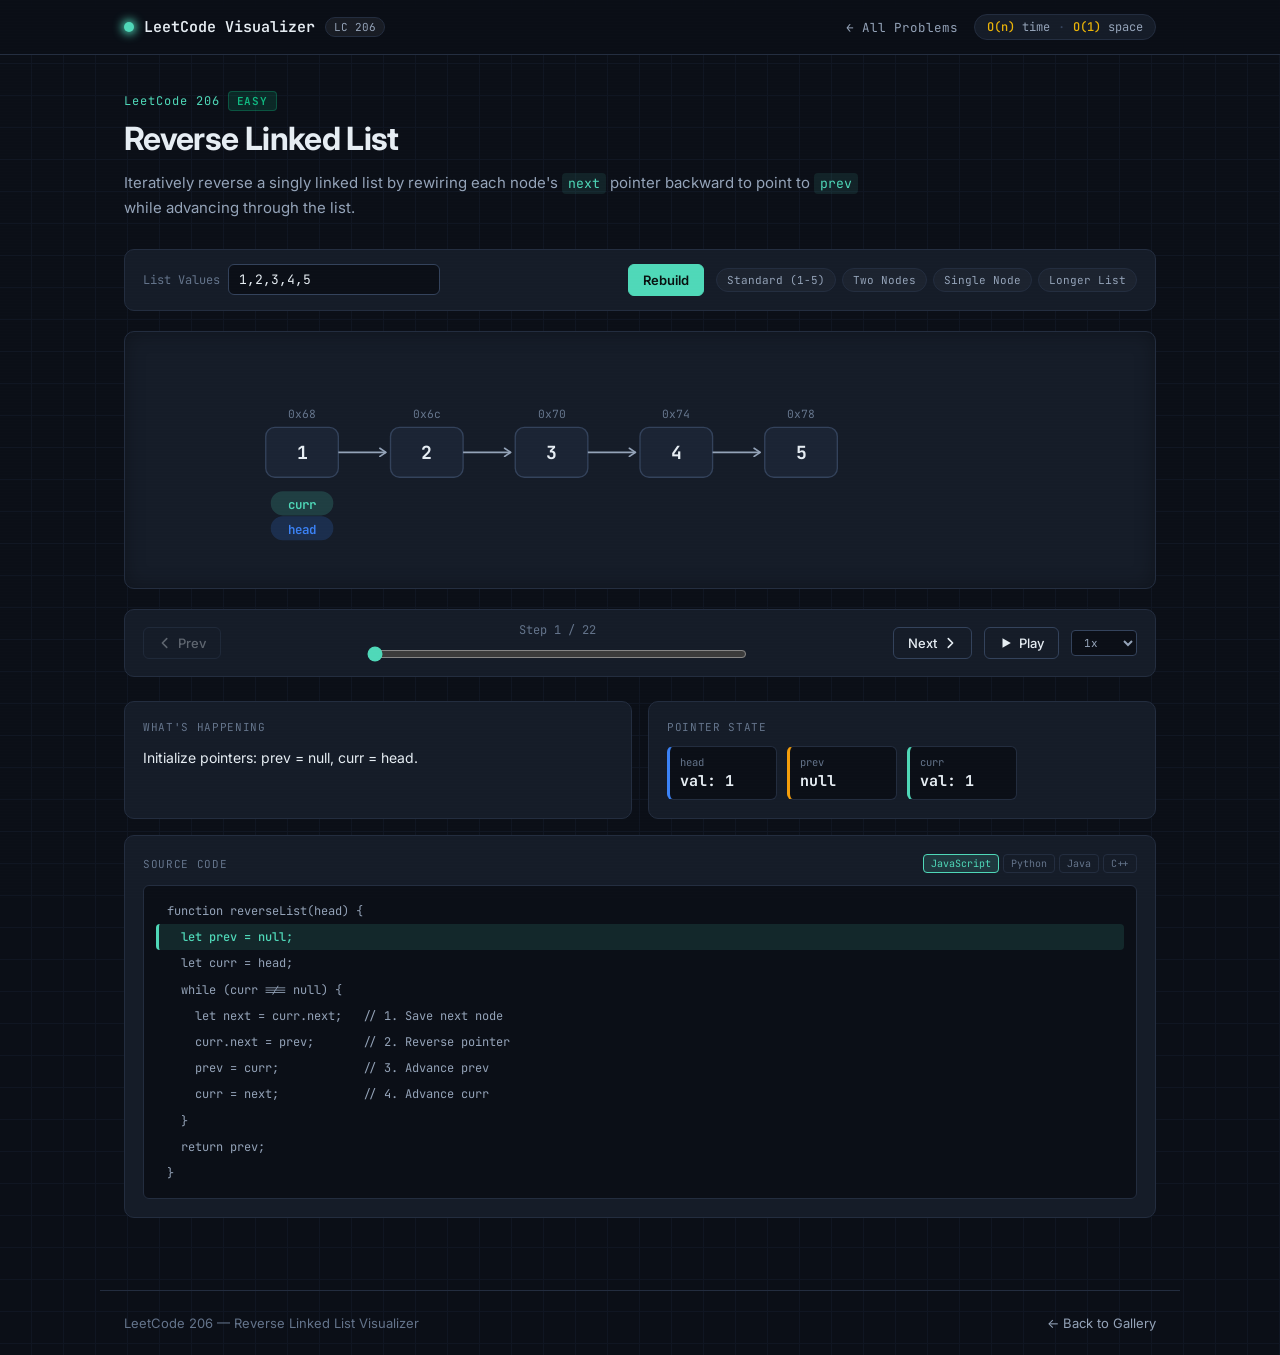
<file: LinkedList/Easy/Reverse-Linked-List/index.html>
<!DOCTYPE html>
<html lang="en">
<head>
  <meta charset="UTF-8">
  <meta name="viewport" content="width=device-width, initial-scale=1.0">
  <title>Reverse Linked List — Visualizer (LeetCode 206)</title>
  <link rel="preconnect" href="https://fonts.googleapis.com">
  <link rel="preconnect" href="https://fonts.gstatic.com" crossorigin>
  <link href="https://fonts.googleapis.com/css2?family=JetBrains+Mono:wght@400;500;700&family=Inter:wght@400;500;600;700&display=swap" rel="stylesheet">
  <link rel="stylesheet" href="../../shared.css">
</head>
<body>

<div class="scanlines" aria-hidden="true"></div>

<header class="topbar">
  <div class="topbar-inner">
    <a href="../../../index.html" class="brand">
      <span class="brand-dot"></span>
      <span class="brand-name">LeetCode Visualizer</span>
      <span class="brand-tag">LC 206</span>
    </a>
    <div class="nav-links">
      <a href="../../../index.html" class="nav-link">← All Problems</a>
      <div class="complexity">
        <span><em>O(n)</em> time</span>
        <span class="sep">·</span>
        <span><em>O(1)</em> space</span>
      </div>
    </div>
  </div>
</header>

<main class="layout">

  <section class="intro">
    <p class="eyebrow">
      <span>LeetCode 206</span>
      <span class="badge-diff badge-easy">Easy</span>
    </p>
    <h1>Reverse Linked List</h1>
    <p class="lede">Iteratively reverse a singly linked list by rewiring each node's <code>next</code> pointer backward to point to <code>prev</code> while advancing through the list.</p>
  </section>

  <section class="controls-bar">
    <div class="field input-list">
      <label for="arrInput">List Values</label>
      <input id="arrInput" type="text" value="1,2,3,4,5" spellcheck="false" autocomplete="off" placeholder="e.g. 1, 2, 3, 4, 5">
    </div>
    <button id="generateBtn" class="btn btn-primary">Rebuild</button>
    <div class="presets">
      <button class="chip" data-list="1,2,3,4,5">Standard (1-5)</button>
      <button class="chip" data-list="1,2">Two Nodes</button>
      <button class="chip" data-list="10">Single Node</button>
      <button class="chip" data-list="4,8,15,16,23,42">Longer List</button>
    </div>
  </section>

  <section class="stage" aria-label="Linked List SVG Visualization">
    <div class="stage-scroll">
      <svg id="listSvg" class="stage-svg" viewBox="0 0 900 180" role="img"><title>Linked list pointer visualization</title></svg>
    </div>
  </section>

  <section class="transport" aria-label="Playback controls">
    <button id="prevBtn" class="btn btn-ghost">
      <svg width="14" height="14" viewBox="0 0 16 16" fill="none"><path d="M10 3L5 8L10 13" stroke="currentColor" stroke-width="1.8" stroke-linecap="round" stroke-linejoin="round"/></svg>
      Prev
    </button>
    <div class="transport-mid">
      <span id="stepCounter" class="step-counter">Step 1 / 1</span>
      <input id="stepSlider" type="range" class="step-slider" min="0" max="0" value="0">
    </div>
    <button id="nextBtn" class="btn btn-ghost">
      Next
      <svg width="14" height="14" viewBox="0 0 16 16" fill="none"><path d="M6 3L11 8L6 13" stroke="currentColor" stroke-width="1.8" stroke-linecap="round" stroke-linejoin="round"/></svg>
    </button>
    <button id="playBtn" class="btn btn-ghost btn-play">
      <svg id="playIcon" width="14" height="14" viewBox="0 0 16 16" fill="currentColor"><path d="M4 2.5L13.5 8L4 13.5V2.5Z"/></svg>
      <span id="playLabel">Play</span>
    </button>
    <select id="speedSelect" class="speed-select">
      <option value="1200">0.5x</option>
      <option value="800" selected>1x</option>
      <option value="400">2x</option>
    </select>
  </section>

  <section class="detail-grid">
    <div class="panel">
      <div class="panel-header">
        <p class="panel-label">What's Happening</p>
      </div>
      <p id="descBox" class="desc-text"></p>
    </div>

    <div class="panel">
      <div class="panel-header">
        <p class="panel-label">Pointer State</p>
      </div>
      <div id="varsGrid" class="vars-grid"></div>
    </div>

    <div class="panel panel-full">
      <div class="panel-header">
        <p class="panel-label">Source Code</p>
        <div class="lang-tabs">
          <button class="lang-tab active" data-lang="js">JavaScript</button>
          <button class="lang-tab" data-lang="py">Python</button>
          <button class="lang-tab" data-lang="java">Java</button>
          <button class="lang-tab" data-lang="cpp">C++</button>
        </div>
      </div>
      <pre id="codeBox" class="code-box"></pre>
    </div>
  </section>

</main>

<footer class="foot">
  <span>LeetCode 206 — Reverse Linked List Visualizer</span>
  <a href="../../../index.html">← Back to Gallery</a>
</footer>

<script src="script.js"></script>
</body>
</html>
</file>
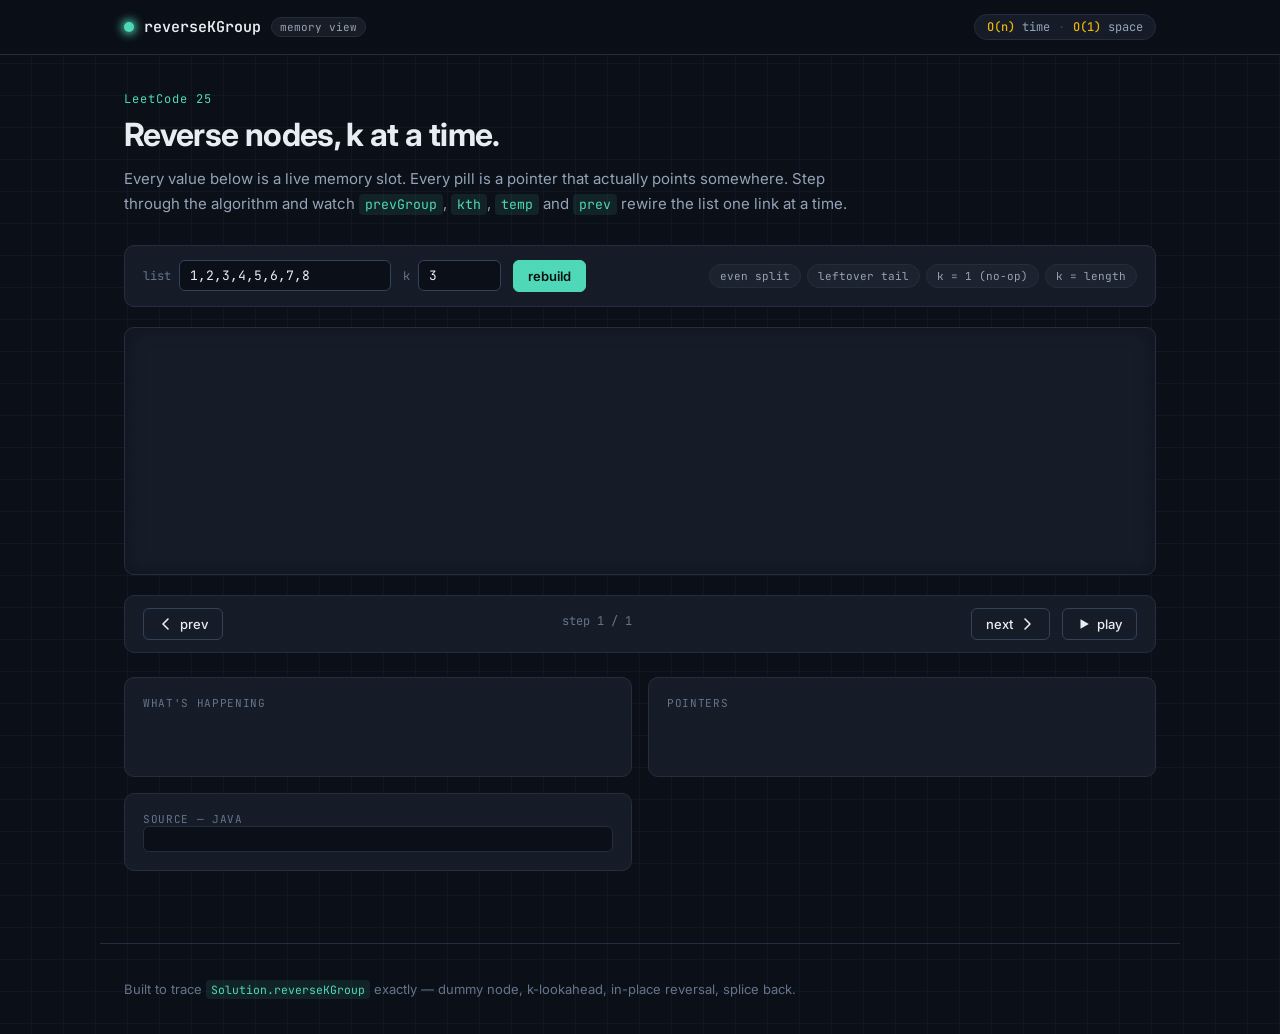
<file: LinkedList/Hard/Reverse-Nodes-In-K-groups/index.html>
<!DOCTYPE html>
<html lang="en">
<head>
<meta charset="UTF-8">
<meta name="viewport" content="width=device-width, initial-scale=1.0">
<title>Reverse Nodes in k-Group — Visualizer</title>
<link rel="preconnect" href="https://fonts.googleapis.com">
<link rel="preconnect" href="https://fonts.gstatic.com" crossorigin>
<link href="https://fonts.googleapis.com/css2?family=JetBrains+Mono:wght@400;500;700&family=Inter:wght@400;500;600&display=swap" rel="stylesheet">
<link rel="stylesheet" href="style.css">
</head>
<body>

<div class="scanlines" aria-hidden="true"></div>

<header class="topbar">
  <div class="topbar-inner">
    <div class="brand">
      <span class="brand-dot"></span>
      <span class="brand-name">reverseKGroup</span>
      <span class="brand-tag">memory view</span>
    </div>
    <div class="complexity">
      <span><em>O(n)</em> time</span>
      <span class="sep">·</span>
      <span><em>O(1)</em> space</span>
    </div>
  </div>
</header>

<main class="layout">

  <section class="intro">
    <p class="eyebrow">LeetCode 25</p>
    <h1>Reverse nodes, k at a time.</h1>
    <p class="lede">Every value below is a live memory slot. Every pill is a pointer that actually points somewhere. Step through the algorithm and watch <code>prevGroup</code>, <code>kth</code>, <code>temp</code> and <code>prev</code> rewire the list one link at a time.</p>
  </section>

  <section class="controls-bar" aria-label="Input controls">
    <div class="field">
      <label for="arrInput">list</label>
      <input id="arrInput" type="text" value="1,2,3,4,5,6,7,8" spellcheck="false" autocomplete="off">
    </div>
    <div class="field field-k">
      <label for="kInput">k</label>
      <input id="kInput" type="number" value="3" min="1" max="10">
    </div>
    <button id="generateBtn" class="btn btn-primary">rebuild</button>
    <div class="presets">
      <button class="chip" data-list="1,2,3,4,5,6,7,8" data-k="3">even split</button>
      <button class="chip" data-list="1,2,3,4,5,6,7" data-k="3">leftover tail</button>
      <button class="chip" data-list="1,2,3,4,5" data-k="1">k = 1 (no-op)</button>
      <button class="chip" data-list="1,2,3,4,5,6" data-k="6">k = length</button>
    </div>
  </section>

  <section class="stage" aria-label="Linked list visualization">
    <div class="stage-scroll">
      <svg id="listSvg" viewBox="0 0 900 190" role="img"><title>Linked list pointer state</title></svg>
    </div>
  </section>

  <section class="transport" aria-label="Step controls">
    <button id="prevBtn" class="btn btn-ghost" aria-label="Previous step">
      <svg width="16" height="16" viewBox="0 0 16 16" fill="none"><path d="M10 3L5 8L10 13" stroke="currentColor" stroke-width="1.6" stroke-linecap="round" stroke-linejoin="round"/></svg>
      prev
    </button>
    <div class="transport-mid">
      <span id="stepCounter" class="step-counter">step 1 / 1</span>
      <div class="progress-track"><div id="progressFill" class="progress-fill"></div></div>
    </div>
    <button id="nextBtn" class="btn btn-ghost" aria-label="Next step">
      next
      <svg width="16" height="16" viewBox="0 0 16 16" fill="none"><path d="M6 3L11 8L6 13" stroke="currentColor" stroke-width="1.6" stroke-linecap="round" stroke-linejoin="round"/></svg>
    </button>
    <button id="playBtn" class="btn btn-ghost btn-play" aria-label="Auto-play">
      <svg id="playIcon" width="14" height="14" viewBox="0 0 16 16" fill="currentColor"><path d="M4 2.5L13.5 8L4 13.5V2.5Z"/></svg>
      <span id="playLabel">play</span>
    </button>
  </section>

  <section class="detail-grid">
    <div class="panel panel-desc">
      <p class="panel-label">what's happening</p>
      <p id="descBox" class="desc-text"></p>
    </div>

    <div class="panel panel-vars">
      <p class="panel-label">pointers</p>
      <div id="varsGrid" class="vars-grid"></div>
    </div>

    <div class="panel panel-code">
      <p class="panel-label">source — java</p>
      <pre id="codeBox" class="code-box"></pre>
    </div>
  </section>

</main>

<footer class="foot">
  <p>Built to trace <code>Solution.reverseKGroup</code> exactly — dummy node, k-lookahead, in-place reversal, splice back.</p>
</footer>

<script src="script.js"></script>
</body>
</html>
</file>
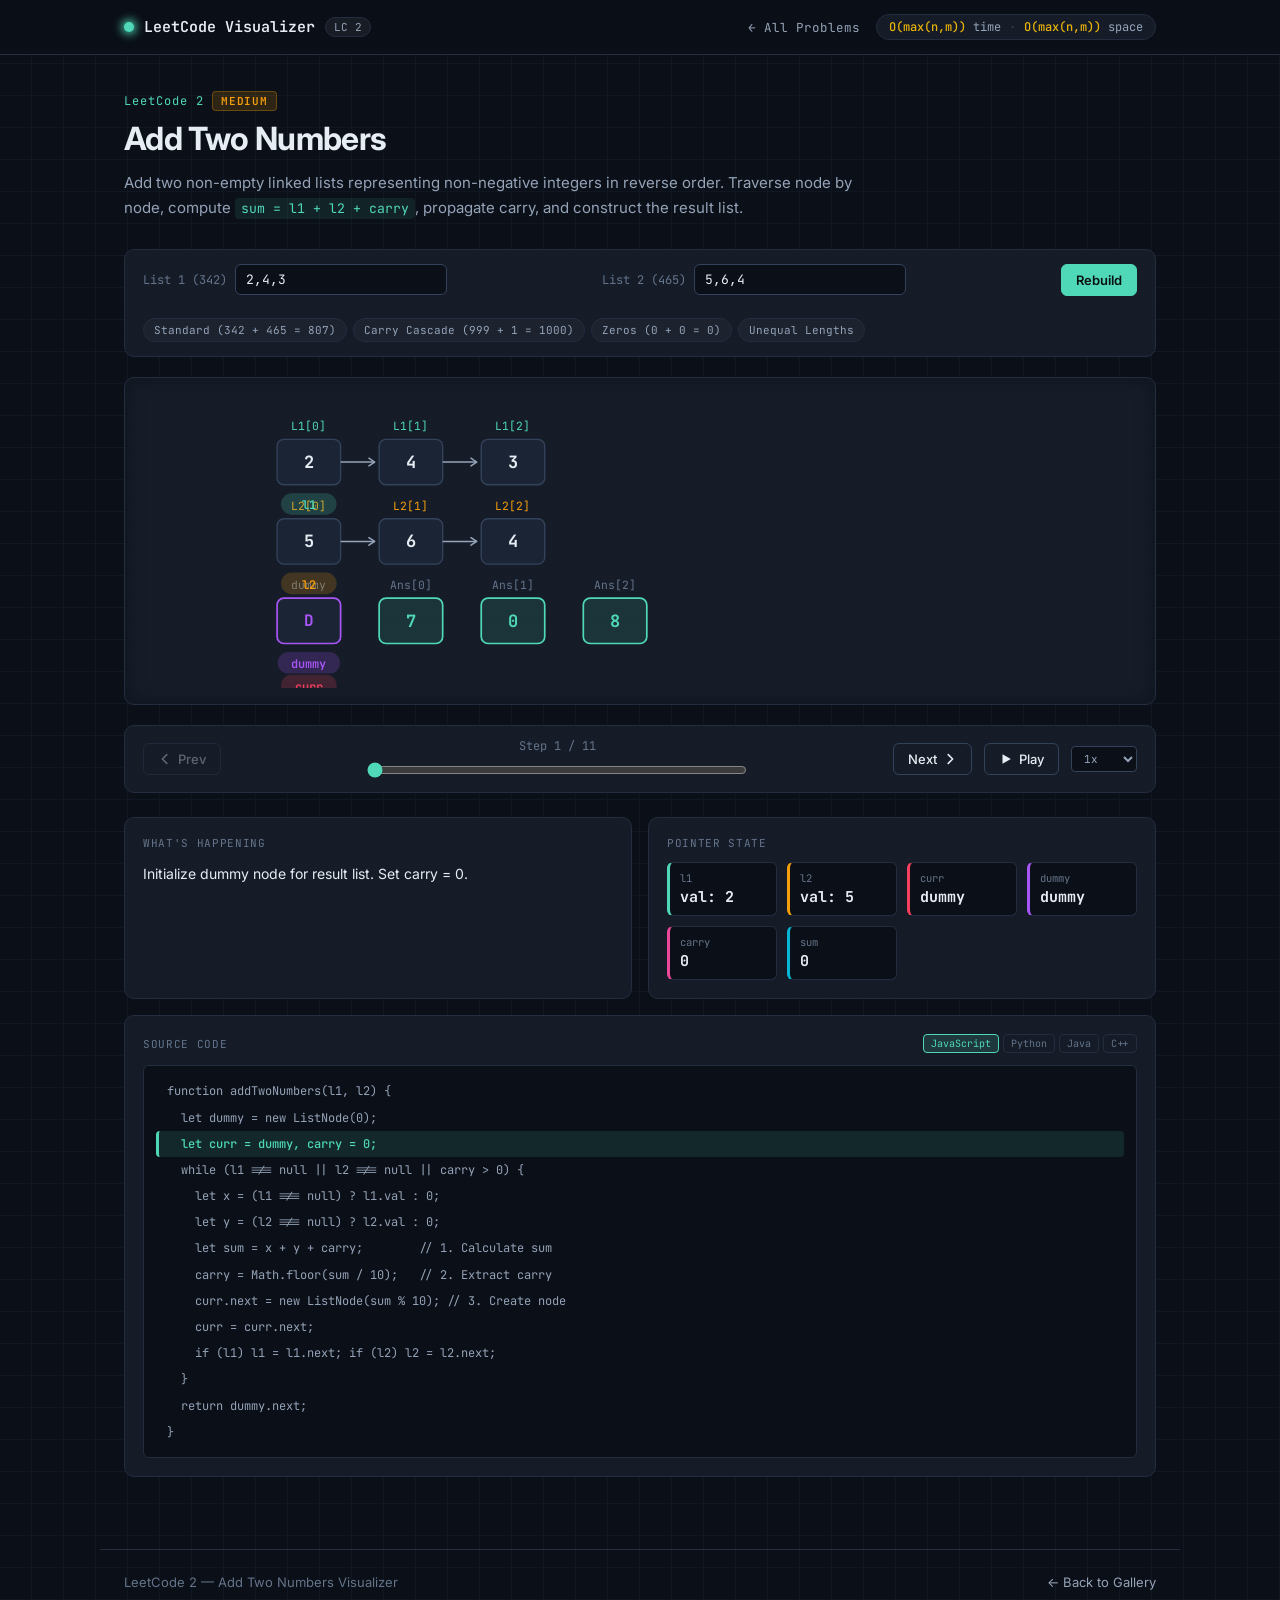
<file: LinkedList/Medium/Add-Two-Numbers/index.html>
<!DOCTYPE html>
<html lang="en">
<head>
  <meta charset="UTF-8">
  <meta name="viewport" content="width=device-width, initial-scale=1.0">
  <title>Add Two Numbers — Visualizer (LeetCode 2)</title>
  <link rel="preconnect" href="https://fonts.googleapis.com">
  <link rel="preconnect" href="https://fonts.gstatic.com" crossorigin>
  <link href="https://fonts.googleapis.com/css2?family=JetBrains+Mono:wght@400;500;700&family=Inter:wght@400;500;600;700&display=swap" rel="stylesheet">
  <link rel="stylesheet" href="../../shared.css">
  <style>
    .two-lists-controls {
      display: flex;
      gap: 12px;
      flex-wrap: wrap;
      width: 100%;
    }
  </style>
</head>
<body>

<div class="scanlines" aria-hidden="true"></div>

<header class="topbar">
  <div class="topbar-inner">
    <a href="../../../index.html" class="brand">
      <span class="brand-dot"></span>
      <span class="brand-name">LeetCode Visualizer</span>
      <span class="brand-tag">LC 2</span>
    </a>
    <div class="nav-links">
      <a href="../../../index.html" class="nav-link">← All Problems</a>
      <div class="complexity">
        <span><em>O(max(n,m))</em> time</span>
        <span class="sep">·</span>
        <span><em>O(max(n,m))</em> space</span>
      </div>
    </div>
  </div>
</header>

<main class="layout">

  <section class="intro">
    <p class="eyebrow">
      <span>LeetCode 2</span>
      <span class="badge-diff badge-medium">Medium</span>
    </p>
    <h1>Add Two Numbers</h1>
    <p class="lede">Add two non-empty linked lists representing non-negative integers in reverse order. Traverse node by node, compute <code>sum = l1 + l2 + carry</code>, propagate carry, and construct the result list.</p>
  </section>

  <section class="controls-bar">
    <div class="two-lists-controls">
      <div class="field input-list">
        <label for="l1Input">List 1 (342)</label>
        <input id="l1Input" type="text" value="2,4,3" spellcheck="false" autocomplete="off">
      </div>
      <div class="field input-list">
        <label for="l2Input">List 2 (465)</label>
        <input id="l2Input" type="text" value="5,6,4" spellcheck="false" autocomplete="off">
      </div>
      <button id="generateBtn" class="btn btn-primary">Rebuild</button>
    </div>
    <div class="presets" style="margin-top: 10px; width: 100%;">
      <button class="chip" data-l1="2,4,3" data-l2="5,6,4">Standard (342 + 465 = 807)</button>
      <button class="chip" data-l1="9,9,9" data-l2="1">Carry Cascade (999 + 1 = 1000)</button>
      <button class="chip" data-l1="0" data-l2="0">Zeros (0 + 0 = 0)</button>
      <button class="chip" data-l1="9,9,9,9,9,9,9" data-l2="9,9,9,9">Unequal Lengths</button>
    </div>
  </section>

  <section class="stage" aria-label="Linked List SVG Visualization">
    <div class="stage-scroll">
      <svg id="listSvg" class="stage-svg" viewBox="0 0 900 250" role="img"><title>Add two numbers visualizer</title></svg>
    </div>
  </section>

  <section class="transport" aria-label="Playback controls">
    <button id="prevBtn" class="btn btn-ghost">
      <svg width="14" height="14" viewBox="0 0 16 16" fill="none"><path d="M10 3L5 8L10 13" stroke="currentColor" stroke-width="1.8" stroke-linecap="round" stroke-linejoin="round"/></svg>
      Prev
    </button>
    <div class="transport-mid">
      <span id="stepCounter" class="step-counter">Step 1 / 1</span>
      <input id="stepSlider" type="range" class="step-slider" min="0" max="0" value="0">
    </div>
    <button id="nextBtn" class="btn btn-ghost">
      Next
      <svg width="14" height="14" viewBox="0 0 16 16" fill="none"><path d="M6 3L11 8L6 13" stroke="currentColor" stroke-width="1.8" stroke-linecap="round" stroke-linejoin="round"/></svg>
    </button>
    <button id="playBtn" class="btn btn-ghost btn-play">
      <svg id="playIcon" width="14" height="14" viewBox="0 0 16 16" fill="currentColor"><path d="M4 2.5L13.5 8L4 13.5V2.5Z"/></svg>
      <span id="playLabel">Play</span>
    </button>
    <select id="speedSelect" class="speed-select">
      <option value="1200">0.5x</option>
      <option value="800" selected>1x</option>
      <option value="400">2x</option>
    </select>
  </section>

  <section class="detail-grid">
    <div class="panel">
      <div class="panel-header">
        <p class="panel-label">What's Happening</p>
      </div>
      <p id="descBox" class="desc-text"></p>
    </div>

    <div class="panel">
      <div class="panel-header">
        <p class="panel-label">Pointer State</p>
      </div>
      <div id="varsGrid" class="vars-grid"></div>
    </div>

    <div class="panel panel-full">
      <div class="panel-header">
        <p class="panel-label">Source Code</p>
        <div class="lang-tabs">
          <button class="lang-tab active" data-lang="js">JavaScript</button>
          <button class="lang-tab" data-lang="py">Python</button>
          <button class="lang-tab" data-lang="java">Java</button>
          <button class="lang-tab" data-lang="cpp">C++</button>
        </div>
      </div>
      <pre id="codeBox" class="code-box"></pre>
    </div>
  </section>

</main>

<footer class="foot">
  <span>LeetCode 2 — Add Two Numbers Visualizer</span>
  <a href="../../../index.html">← Back to Gallery</a>
</footer>

<script src="script.js"></script>
</body>
</html>
</file>
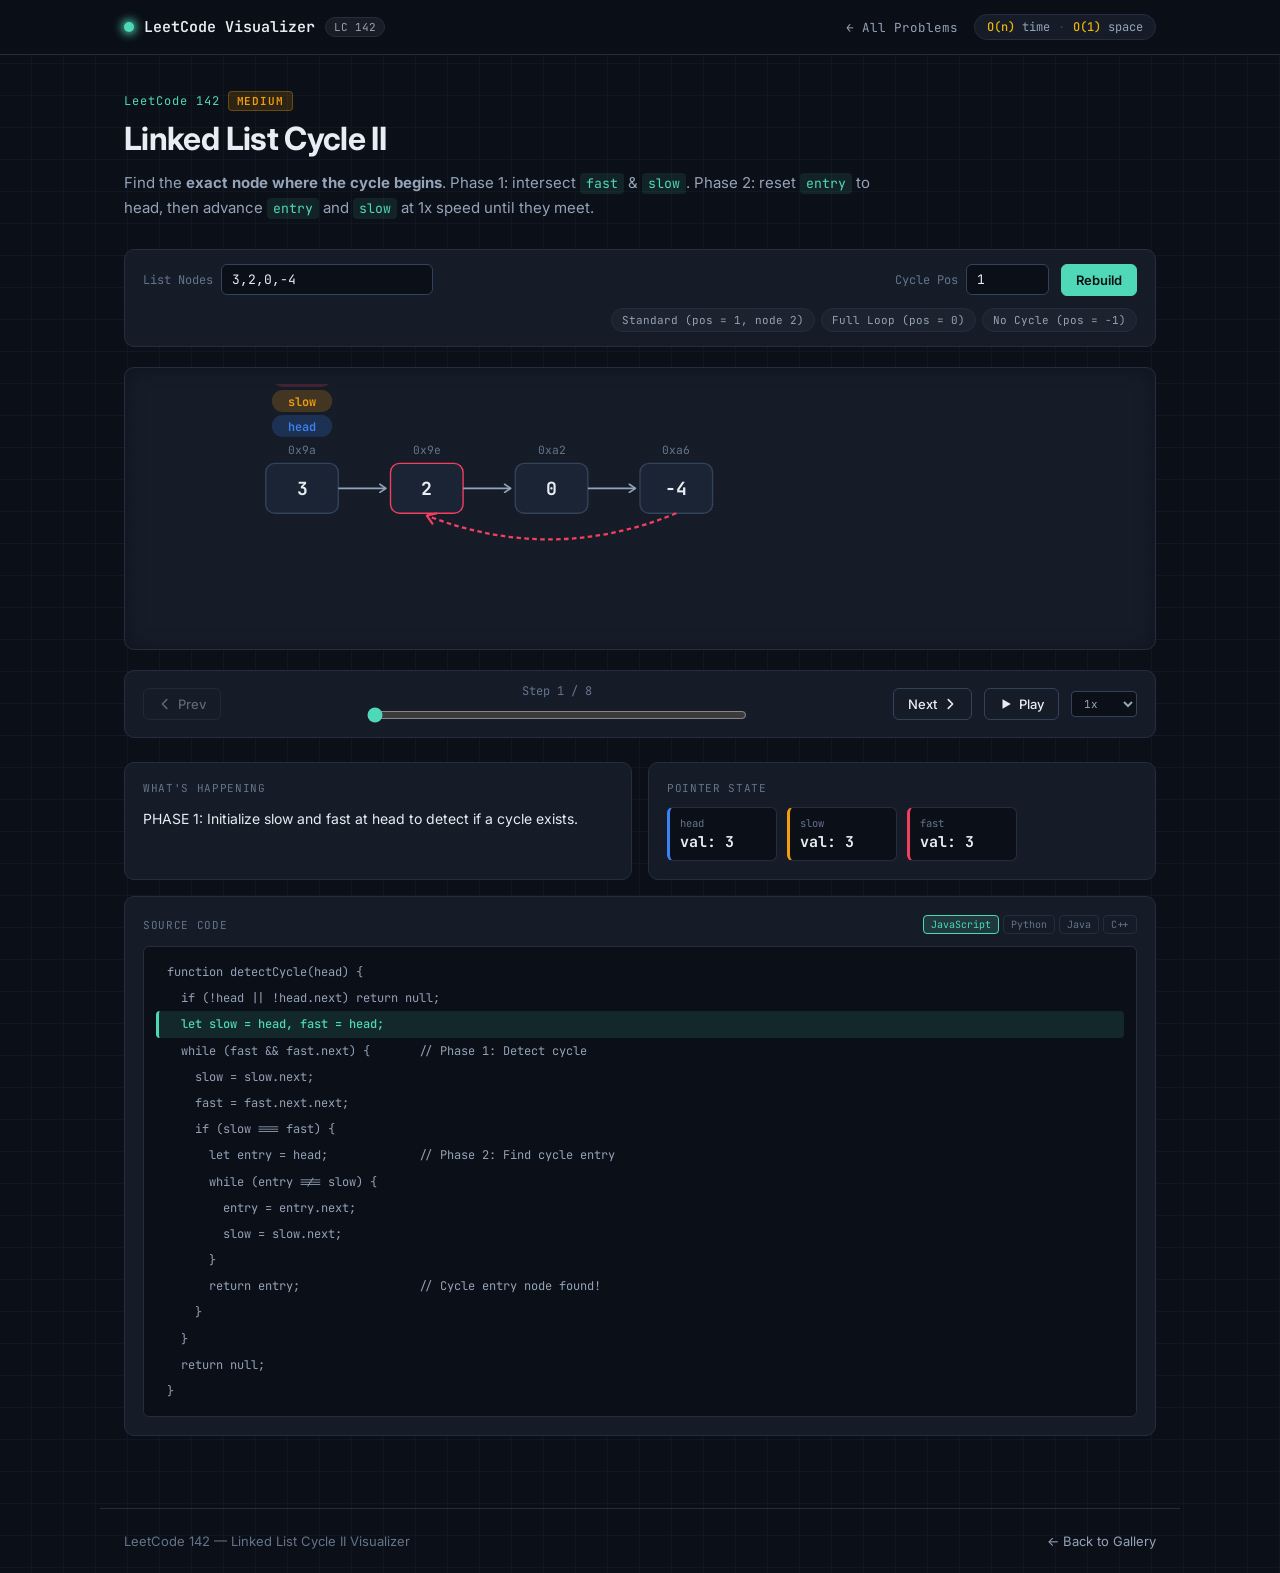
<file: LinkedList/Medium/Linked-List-Cycle-II/index.html>
<!DOCTYPE html>
<html lang="en">
<head>
  <meta charset="UTF-8">
  <meta name="viewport" content="width=device-width, initial-scale=1.0">
  <title>Linked List Cycle II — Visualizer (LeetCode 142)</title>
  <link rel="preconnect" href="https://fonts.googleapis.com">
  <link rel="preconnect" href="https://fonts.gstatic.com" crossorigin>
  <link href="https://fonts.googleapis.com/css2?family=JetBrains+Mono:wght@400;500;700&family=Inter:wght@400;500;600;700&display=swap" rel="stylesheet">
  <link rel="stylesheet" href="../../shared.css">
</head>
<body>

<div class="scanlines" aria-hidden="true"></div>

<header class="topbar">
  <div class="topbar-inner">
    <a href="../../../index.html" class="brand">
      <span class="brand-dot"></span>
      <span class="brand-name">LeetCode Visualizer</span>
      <span class="brand-tag">LC 142</span>
    </a>
    <div class="nav-links">
      <a href="../../../index.html" class="nav-link">← All Problems</a>
      <div class="complexity">
        <span><em>O(n)</em> time</span>
        <span class="sep">·</span>
        <span><em>O(1)</em> space</span>
      </div>
    </div>
  </div>
</header>

<main class="layout">

  <section class="intro">
    <p class="eyebrow">
      <span>LeetCode 142</span>
      <span class="badge-diff badge-medium">Medium</span>
    </p>
    <h1>Linked List Cycle II</h1>
    <p class="lede">Find the <strong>exact node where the cycle begins</strong>. Phase 1: intersect <code>fast</code> & <code>slow</code>. Phase 2: reset <code>entry</code> to head, then advance <code>entry</code> and <code>slow</code> at 1x speed until they meet.</p>
  </section>

  <section class="controls-bar">
    <div class="field input-list">
      <label for="arrInput">List Nodes</label>
      <input id="arrInput" type="text" value="3,2,0,-4" spellcheck="false" autocomplete="off">
    </div>
    <div class="field field-k">
      <label for="posInput">Cycle Pos</label>
      <input id="posInput" type="number" value="1" min="-1" max="10">
    </div>
    <button id="generateBtn" class="btn btn-primary">Rebuild</button>
    <div class="presets">
      <button class="chip" data-list="3,2,0,-4" data-pos="1">Standard (pos = 1, node 2)</button>
      <button class="chip" data-list="1,2" data-pos="0">Full Loop (pos = 0)</button>
      <button class="chip" data-list="1,2,3,4,5" data-pos="-1">No Cycle (pos = -1)</button>
    </div>
  </section>

  <section class="stage" aria-label="Linked List SVG Visualization">
    <div class="stage-scroll">
      <svg id="listSvg" class="stage-svg" viewBox="0 0 900 220" role="img"><title>Linked list cycle II visualizer</title></svg>
    </div>
  </section>

  <section class="transport" aria-label="Playback controls">
    <button id="prevBtn" class="btn btn-ghost">
      <svg width="14" height="14" viewBox="0 0 16 16" fill="none"><path d="M10 3L5 8L10 13" stroke="currentColor" stroke-width="1.8" stroke-linecap="round" stroke-linejoin="round"/></svg>
      Prev
    </button>
    <div class="transport-mid">
      <span id="stepCounter" class="step-counter">Step 1 / 1</span>
      <input id="stepSlider" type="range" class="step-slider" min="0" max="0" value="0">
    </div>
    <button id="nextBtn" class="btn btn-ghost">
      Next
      <svg width="14" height="14" viewBox="0 0 16 16" fill="none"><path d="M6 3L11 8L6 13" stroke="currentColor" stroke-width="1.8" stroke-linecap="round" stroke-linejoin="round"/></svg>
    </button>
    <button id="playBtn" class="btn btn-ghost btn-play">
      <svg id="playIcon" width="14" height="14" viewBox="0 0 16 16" fill="currentColor"><path d="M4 2.5L13.5 8L4 13.5V2.5Z"/></svg>
      <span id="playLabel">Play</span>
    </button>
    <select id="speedSelect" class="speed-select">
      <option value="1200">0.5x</option>
      <option value="800" selected>1x</option>
      <option value="400">2x</option>
    </select>
  </section>

  <section class="detail-grid">
    <div class="panel">
      <div class="panel-header">
        <p class="panel-label">What's Happening</p>
      </div>
      <p id="descBox" class="desc-text"></p>
    </div>

    <div class="panel">
      <div class="panel-header">
        <p class="panel-label">Pointer State</p>
      </div>
      <div id="varsGrid" class="vars-grid"></div>
    </div>

    <div class="panel panel-full">
      <div class="panel-header">
        <p class="panel-label">Source Code</p>
        <div class="lang-tabs">
          <button class="lang-tab active" data-lang="js">JavaScript</button>
          <button class="lang-tab" data-lang="py">Python</button>
          <button class="lang-tab" data-lang="java">Java</button>
          <button class="lang-tab" data-lang="cpp">C++</button>
        </div>
      </div>
      <pre id="codeBox" class="code-box"></pre>
    </div>
  </section>

</main>

<footer class="foot">
  <span>LeetCode 142 — Linked List Cycle II Visualizer</span>
  <a href="../../../index.html">← Back to Gallery</a>
</footer>

<script src="script.js"></script>
</body>
</html>
</file>
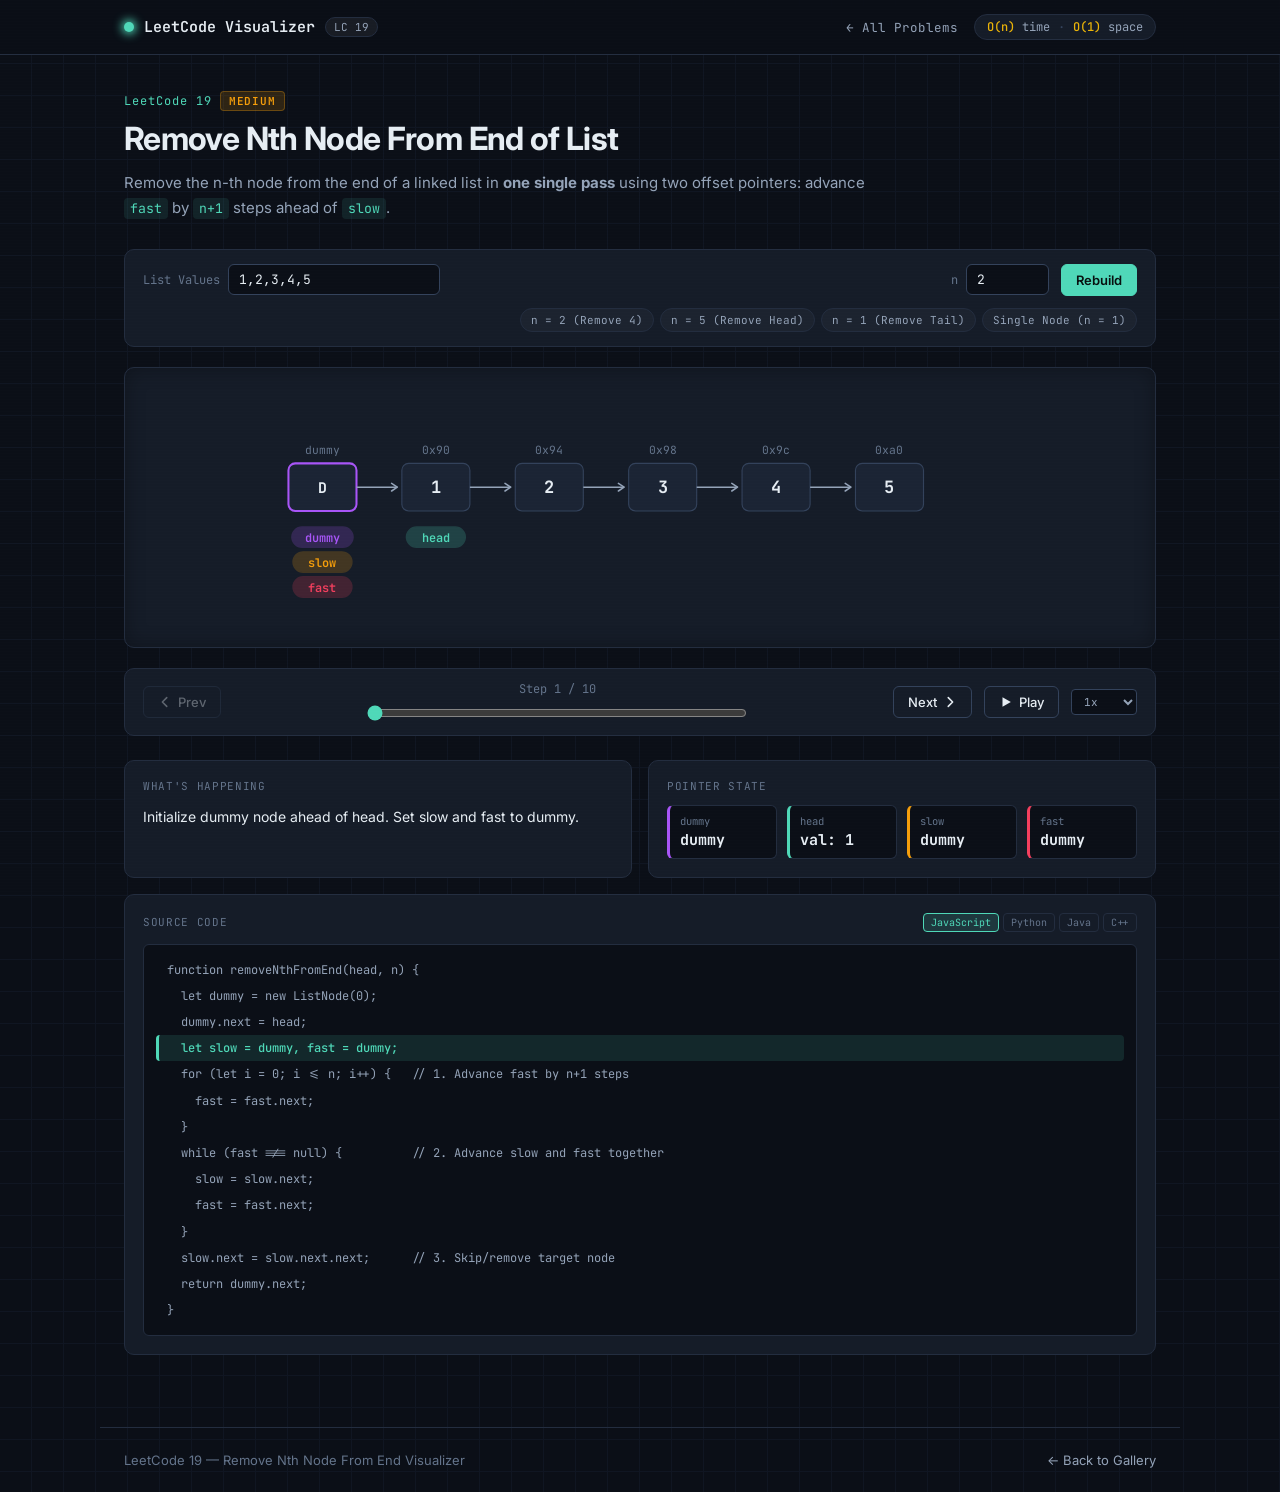
<file: LinkedList/Medium/Remove-Nth-Node-From-End-of-List/index.html>
<!DOCTYPE html>
<html lang="en">
<head>
  <meta charset="UTF-8">
  <meta name="viewport" content="width=device-width, initial-scale=1.0">
  <title>Remove Nth Node From End — Visualizer (LeetCode 19)</title>
  <link rel="preconnect" href="https://fonts.googleapis.com">
  <link rel="preconnect" href="https://fonts.gstatic.com" crossorigin>
  <link href="https://fonts.googleapis.com/css2?family=JetBrains+Mono:wght@400;500;700&family=Inter:wght@400;500;600;700&display=swap" rel="stylesheet">
  <link rel="stylesheet" href="../../shared.css">
</head>
<body>

<div class="scanlines" aria-hidden="true"></div>

<header class="topbar">
  <div class="topbar-inner">
    <a href="../../../index.html" class="brand">
      <span class="brand-dot"></span>
      <span class="brand-name">LeetCode Visualizer</span>
      <span class="brand-tag">LC 19</span>
    </a>
    <div class="nav-links">
      <a href="../../../index.html" class="nav-link">← All Problems</a>
      <div class="complexity">
        <span><em>O(n)</em> time</span>
        <span class="sep">·</span>
        <span><em>O(1)</em> space</span>
      </div>
    </div>
  </div>
</header>

<main class="layout">

  <section class="intro">
    <p class="eyebrow">
      <span>LeetCode 19</span>
      <span class="badge-diff badge-medium">Medium</span>
    </p>
    <h1>Remove Nth Node From End of List</h1>
    <p class="lede">Remove the n-th node from the end of a linked list in <strong>one single pass</strong> using two offset pointers: advance <code>fast</code> by <code>n+1</code> steps ahead of <code>slow</code>.</p>
  </section>

  <section class="controls-bar">
    <div class="field input-list">
      <label for="arrInput">List Values</label>
      <input id="arrInput" type="text" value="1,2,3,4,5" spellcheck="false" autocomplete="off">
    </div>
    <div class="field field-k">
      <label for="nInput">n</label>
      <input id="nInput" type="number" value="2" min="1" max="10">
    </div>
    <button id="generateBtn" class="btn btn-primary">Rebuild</button>
    <div class="presets">
      <button class="chip" data-list="1,2,3,4,5" data-n="2">n = 2 (Remove 4)</button>
      <button class="chip" data-list="1,2,3,4,5" data-n="5">n = 5 (Remove Head)</button>
      <button class="chip" data-list="1,2,3,4,5" data-n="1">n = 1 (Remove Tail)</button>
      <button class="chip" data-list="1" data-n="1">Single Node (n = 1)</button>
    </div>
  </section>

  <section class="stage" aria-label="Linked List SVG Visualization">
    <div class="stage-scroll">
      <svg id="listSvg" class="stage-svg" viewBox="0 0 900 190" role="img"><title>Remove nth node visualizer</title></svg>
    </div>
  </section>

  <section class="transport" aria-label="Playback controls">
    <button id="prevBtn" class="btn btn-ghost">
      <svg width="14" height="14" viewBox="0 0 16 16" fill="none"><path d="M10 3L5 8L10 13" stroke="currentColor" stroke-width="1.8" stroke-linecap="round" stroke-linejoin="round"/></svg>
      Prev
    </button>
    <div class="transport-mid">
      <span id="stepCounter" class="step-counter">Step 1 / 1</span>
      <input id="stepSlider" type="range" class="step-slider" min="0" max="0" value="0">
    </div>
    <button id="nextBtn" class="btn btn-ghost">
      Next
      <svg width="14" height="14" viewBox="0 0 16 16" fill="none"><path d="M6 3L11 8L6 13" stroke="currentColor" stroke-width="1.8" stroke-linecap="round" stroke-linejoin="round"/></svg>
    </button>
    <button id="playBtn" class="btn btn-ghost btn-play">
      <svg id="playIcon" width="14" height="14" viewBox="0 0 16 16" fill="currentColor"><path d="M4 2.5L13.5 8L4 13.5V2.5Z"/></svg>
      <span id="playLabel">Play</span>
    </button>
    <select id="speedSelect" class="speed-select">
      <option value="1200">0.5x</option>
      <option value="800" selected>1x</option>
      <option value="400">2x</option>
    </select>
  </section>

  <section class="detail-grid">
    <div class="panel">
      <div class="panel-header">
        <p class="panel-label">What's Happening</p>
      </div>
      <p id="descBox" class="desc-text"></p>
    </div>

    <div class="panel">
      <div class="panel-header">
        <p class="panel-label">Pointer State</p>
      </div>
      <div id="varsGrid" class="vars-grid"></div>
    </div>

    <div class="panel panel-full">
      <div class="panel-header">
        <p class="panel-label">Source Code</p>
        <div class="lang-tabs">
          <button class="lang-tab active" data-lang="js">JavaScript</button>
          <button class="lang-tab" data-lang="py">Python</button>
          <button class="lang-tab" data-lang="java">Java</button>
          <button class="lang-tab" data-lang="cpp">C++</button>
        </div>
      </div>
      <pre id="codeBox" class="code-box"></pre>
    </div>
  </section>

</main>

<footer class="foot">
  <span>LeetCode 19 — Remove Nth Node From End Visualizer</span>
  <a href="../../../index.html">← Back to Gallery</a>
</footer>

<script src="script.js"></script>
</body>
</html>
</file>
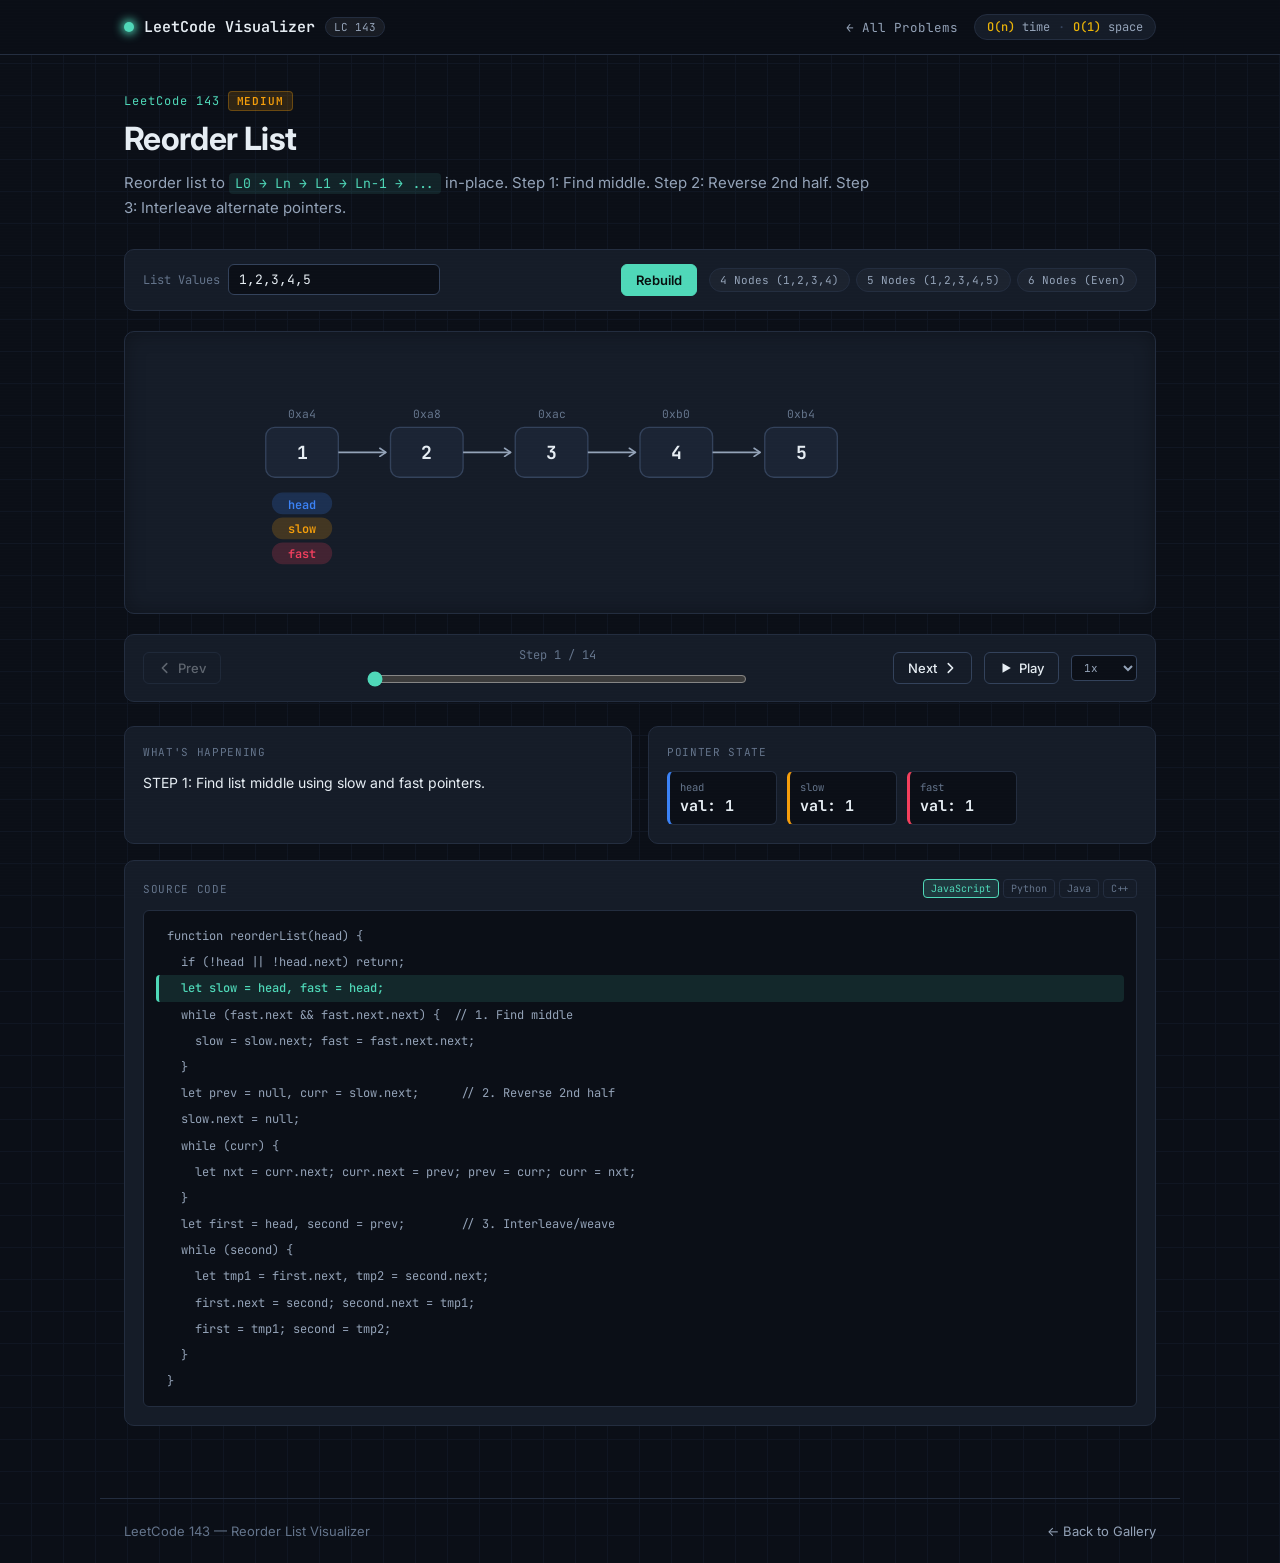
<file: LinkedList/Medium/Reorder-List/index.html>
<!DOCTYPE html>
<html lang="en">
<head>
  <meta charset="UTF-8">
  <meta name="viewport" content="width=device-width, initial-scale=1.0">
  <title>Reorder List — Visualizer (LeetCode 143)</title>
  <link rel="preconnect" href="https://fonts.googleapis.com">
  <link rel="preconnect" href="https://fonts.gstatic.com" crossorigin>
  <link href="https://fonts.googleapis.com/css2?family=JetBrains+Mono:wght@400;500;700&family=Inter:wght@400;500;600;700&display=swap" rel="stylesheet">
  <link rel="stylesheet" href="../../shared.css">
</head>
<body>

<div class="scanlines" aria-hidden="true"></div>

<header class="topbar">
  <div class="topbar-inner">
    <a href="../../../index.html" class="brand">
      <span class="brand-dot"></span>
      <span class="brand-name">LeetCode Visualizer</span>
      <span class="brand-tag">LC 143</span>
    </a>
    <div class="nav-links">
      <a href="../../../index.html" class="nav-link">← All Problems</a>
      <div class="complexity">
        <span><em>O(n)</em> time</span>
        <span class="sep">·</span>
        <span><em>O(1)</em> space</span>
      </div>
    </div>
  </div>
</header>

<main class="layout">

  <section class="intro">
    <p class="eyebrow">
      <span>LeetCode 143</span>
      <span class="badge-diff badge-medium">Medium</span>
    </p>
    <h1>Reorder List</h1>
    <p class="lede">Reorder list to <code>L0 → Ln → L1 → Ln-1 → ...</code> in-place. Step 1: Find middle. Step 2: Reverse 2nd half. Step 3: Interleave alternate pointers.</p>
  </section>

  <section class="controls-bar">
    <div class="field input-list">
      <label for="arrInput">List Values</label>
      <input id="arrInput" type="text" value="1,2,3,4,5" spellcheck="false" autocomplete="off">
    </div>
    <button id="generateBtn" class="btn btn-primary">Rebuild</button>
    <div class="presets">
      <button class="chip" data-list="1,2,3,4">4 Nodes (1,2,3,4)</button>
      <button class="chip" data-list="1,2,3,4,5">5 Nodes (1,2,3,4,5)</button>
      <button class="chip" data-list="1,2,3,4,5,6">6 Nodes (Even)</button>
    </div>
  </section>

  <section class="stage" aria-label="Linked List SVG Visualization">
    <div class="stage-scroll">
      <svg id="listSvg" class="stage-svg" viewBox="0 0 900 200" role="img"><title>Reorder list visualizer</title></svg>
    </div>
  </section>

  <section class="transport" aria-label="Playback controls">
    <button id="prevBtn" class="btn btn-ghost">
      <svg width="14" height="14" viewBox="0 0 16 16" fill="none"><path d="M10 3L5 8L10 13" stroke="currentColor" stroke-width="1.8" stroke-linecap="round" stroke-linejoin="round"/></svg>
      Prev
    </button>
    <div class="transport-mid">
      <span id="stepCounter" class="step-counter">Step 1 / 1</span>
      <input id="stepSlider" type="range" class="step-slider" min="0" max="0" value="0">
    </div>
    <button id="nextBtn" class="btn btn-ghost">
      Next
      <svg width="14" height="14" viewBox="0 0 16 16" fill="none"><path d="M6 3L11 8L6 13" stroke="currentColor" stroke-width="1.8" stroke-linecap="round" stroke-linejoin="round"/></svg>
    </button>
    <button id="playBtn" class="btn btn-ghost btn-play">
      <svg id="playIcon" width="14" height="14" viewBox="0 0 16 16" fill="currentColor"><path d="M4 2.5L13.5 8L4 13.5V2.5Z"/></svg>
      <span id="playLabel">Play</span>
    </button>
    <select id="speedSelect" class="speed-select">
      <option value="1200">0.5x</option>
      <option value="800" selected>1x</option>
      <option value="400">2x</option>
    </select>
  </section>

  <section class="detail-grid">
    <div class="panel">
      <div class="panel-header">
        <p class="panel-label">What's Happening</p>
      </div>
      <p id="descBox" class="desc-text"></p>
    </div>

    <div class="panel">
      <div class="panel-header">
        <p class="panel-label">Pointer State</p>
      </div>
      <div id="varsGrid" class="vars-grid"></div>
    </div>

    <div class="panel panel-full">
      <div class="panel-header">
        <p class="panel-label">Source Code</p>
        <div class="lang-tabs">
          <button class="lang-tab active" data-lang="js">JavaScript</button>
          <button class="lang-tab" data-lang="py">Python</button>
          <button class="lang-tab" data-lang="java">Java</button>
          <button class="lang-tab" data-lang="cpp">C++</button>
        </div>
      </div>
      <pre id="codeBox" class="code-box"></pre>
    </div>
  </section>

</main>

<footer class="foot">
  <span>LeetCode 143 — Reorder List Visualizer</span>
  <a href="../../../index.html">← Back to Gallery</a>
</footer>

<script src="script.js"></script>
</body>
</html>
</file>
<file: LinkedList/shared.css>
:root {
  --bg: #0b0f17;
  --bg-grid: #101622;
  --surface: #151c28;
  --surface-raised: #1b2434;
  --surface-hover: #222d40;
  --border: #232d3f;
  --border-strong: #33425b;
  --border-glow: rgba(79, 216, 184, 0.25);
  --text-primary: #e6edf3;
  --text-secondary: #94a3b8;
  --text-muted: #64748b;
  
  --mint: #4fd8b8;
  --mint-glow: rgba(79, 216, 184, 0.25);
  --amber: #f59e0b;
  --coral: #f43f5e;
  --violet: #a855f7;
  --blue: #3b82f6;
  --cyan: #06b6d4;
  --pink: #ec4899;
  --sand: #eab308;
  --emerald: #10b981;
  --danger: #ef4444;

  --font-mono: 'JetBrains Mono', ui-monospace, monospace;
  --font-sans: 'Inter', system-ui, -apple-system, sans-serif;
  --radius-sm: 6px;
  --radius-md: 10px;
  --radius-lg: 14px;
}

* { box-sizing: border-box; }

html, body {
  margin: 0;
  padding: 0;
  background: var(--bg);
  color: var(--text-primary);
  font-family: var(--font-sans);
  min-height: 100vh;
}

body {
  background-image:
    linear-gradient(var(--bg-grid) 1px, transparent 1px),
    linear-gradient(90deg, var(--bg-grid) 1px, transparent 1px);
  background-size: 32px 32px;
  background-position: -1px -1px;
}

.scanlines {
  position: fixed;
  inset: 0;
  pointer-events: none;
  z-index: 99;
  background: repeating-linear-gradient(
    to bottom,
    rgba(255, 255, 255, 0.01) 0px,
    rgba(255, 255, 255, 0.01) 1px,
    transparent 1px,
    transparent 3px
  );
  mix-blend-mode: overlay;
}

code {
  font-family: var(--font-mono);
  background: rgba(79, 216, 184, 0.1);
  color: var(--mint);
  padding: 0.15em 0.45em;
  border-radius: 4px;
  font-size: 0.88em;
}

/* Navbar / Header */
.topbar {
  border-bottom: 1px solid var(--border);
  background: rgba(11, 15, 23, 0.85);
  backdrop-filter: blur(12px);
  position: sticky;
  top: 0;
  z-index: 40;
}
.topbar-inner {
  max-width: 1080px;
  margin: 0 auto;
  padding: 14px 24px;
  display: flex;
  align-items: center;
  justify-content: space-between;
}
.brand { display: flex; align-items: center; gap: 10px; font-family: var(--font-mono); text-decoration: none; }
.brand-dot {
  width: 10px; height: 10px; border-radius: 50%;
  background: var(--mint);
  box-shadow: 0 0 10px 2px var(--mint);
}
.brand-name { font-size: 15px; font-weight: 600; color: var(--text-primary); }
.brand-tag {
  font-size: 11px;
  background: rgba(255, 255, 255, 0.06);
  padding: 2px 8px;
  border-radius: 12px;
  color: var(--text-secondary);
  border: 1px solid var(--border);
}
.nav-links {
  display: flex;
  align-items: center;
  gap: 16px;
}
.nav-link {
  font-family: var(--font-mono);
  font-size: 12.5px;
  color: var(--text-secondary);
  text-decoration: none;
  transition: color 0.15s ease;
}
.nav-link:hover { color: var(--mint); }

.complexity {
  font-family: var(--font-mono);
  font-size: 12px;
  color: var(--text-secondary);
  display: flex;
  align-items: center;
  gap: 8px;
  background: var(--surface);
  padding: 4px 12px;
  border-radius: 20px;
  border: 1px solid var(--border);
}
.complexity em { color: var(--sand); font-style: normal; font-weight: 500; }
.sep { color: var(--border-strong); }

/* Main Layout */
.layout {
  max-width: 1080px;
  margin: 0 auto;
  padding: 36px 24px 48px;
}

.intro { margin-bottom: 28px; }
.eyebrow {
  font-family: var(--font-mono);
  font-size: 12px;
  color: var(--mint);
  letter-spacing: 0.08em;
  margin: 0 0 8px;
  display: flex;
  align-items: center;
  gap: 8px;
}
.badge-diff {
  padding: 2px 8px;
  border-radius: 4px;
  font-size: 11px;
  font-weight: 600;
  text-transform: uppercase;
}
.badge-easy { background: rgba(16, 185, 129, 0.15); color: var(--emerald); border: 1px solid rgba(16, 185, 129, 0.3); }
.badge-medium { background: rgba(245, 158, 11, 0.15); color: var(--amber); border: 1px solid rgba(245, 158, 11, 0.3); }
.badge-hard { background: rgba(244, 63, 94, 0.15); color: var(--coral); border: 1px solid rgba(244, 63, 94, 0.3); }

.intro h1 {
  font-family: var(--font-sans);
  font-size: 32px;
  font-weight: 700;
  line-height: 1.25;
  margin: 0 0 12px;
  letter-spacing: -0.02em;
}
.lede {
  font-size: 15px;
  line-height: 1.65;
  color: var(--text-secondary);
  margin: 0;
  max-width: 760px;
}

/* Controls Header */
.controls-bar {
  display: flex;
  align-items: center;
  gap: 12px;
  flex-wrap: wrap;
  margin-bottom: 20px;
  padding: 14px 18px;
  background: var(--surface);
  border: 1px solid var(--border);
  border-radius: var(--radius-md);
}
.field { display: flex; align-items: center; gap: 8px; }
.field label {
  font-family: var(--font-mono);
  font-size: 12px;
  color: var(--text-muted);
}
.field input {
  font-family: var(--font-mono);
  background: var(--bg);
  border: 1px solid var(--border-strong);
  color: var(--text-primary);
  border-radius: var(--radius-sm);
  padding: 6px 10px;
  font-size: 13px;
  outline: none;
  transition: border-color 0.15s ease, box-shadow 0.15s ease;
}
.field input:focus {
  border-color: var(--mint);
  box-shadow: 0 0 0 3px var(--mint-glow);
}
.input-list { min-width: 220px; flex: 1; }
.input-num { width: 60px; }

.btn {
  font-family: var(--font-sans);
  font-size: 13px;
  font-weight: 500;
  border-radius: var(--radius-sm);
  padding: 7px 14px;
  cursor: pointer;
  border: 1px solid var(--border-strong);
  background: var(--surface-raised);
  color: var(--text-primary);
  display: inline-flex;
  align-items: center;
  gap: 6px;
  transition: all 0.15s ease;
}
.btn:hover { border-color: var(--mint); background: var(--surface-hover); }
.btn:disabled { opacity: 0.35; cursor: not-allowed; }
.btn-primary {
  background: var(--mint);
  border-color: var(--mint);
  color: #081110;
  font-weight: 600;
}
.btn-primary:hover { background: #5ee6c6; border-color: #5ee6c6; }
.btn-ghost { background: transparent; }

.presets {
  display: flex;
  gap: 6px;
  flex-wrap: wrap;
  margin-left: auto;
}
.chip {
  font-family: var(--font-mono);
  font-size: 11px;
  color: var(--text-secondary);
  background: rgba(255, 255, 255, 0.03);
  border: 1px solid var(--border);
  border-radius: 20px;
  padding: 4px 10px;
  cursor: pointer;
  transition: all 0.15s ease;
}
.chip:hover { border-color: var(--mint); color: var(--mint); background: rgba(79, 216, 184, 0.08); }

/* Interactive SVG Stage */
.stage {
  background: var(--surface);
  border: 1px solid var(--border);
  border-radius: var(--radius-md);
  padding: 16px;
  margin-bottom: 20px;
  box-shadow: inset 0 0 20px rgba(0,0,0,0.3);
}
.stage-scroll { overflow-x: auto; scrollbar-width: thin; }
.stage-svg { width: 100%; min-width: 680px; display: block; overflow: visible; }

/* Dynamic Control Bar (Transport) */
.transport {
  display: flex;
  align-items: center;
  gap: 12px;
  margin-bottom: 24px;
  background: var(--surface);
  border: 1px solid var(--border);
  border-radius: var(--radius-md);
  padding: 12px 18px;
}
.transport-mid {
  flex: 1;
  display: flex;
  flex-direction: column;
  align-items: center;
  gap: 6px;
}
.step-counter {
  font-family: var(--font-mono);
  font-size: 12px;
  color: var(--text-muted);
}
.step-slider {
  width: 100%;
  max-width: 380px;
  accent-color: var(--mint);
  cursor: pointer;
}
.speed-select {
  font-family: var(--font-mono);
  font-size: 11px;
  background: var(--bg);
  border: 1px solid var(--border-strong);
  color: var(--text-secondary);
  padding: 4px 8px;
  border-radius: 4px;
  outline: none;
  cursor: pointer;
}

/* Detail Panes Grid */
.detail-grid {
  display: grid;
  grid-template-columns: 1fr;
  gap: 16px;
}
@media (min-width: 768px) {
  .detail-grid {
    grid-template-columns: 1fr 1fr;
  }
  .panel-full { grid-column: 1 / -1; }
}

.panel {
  background: var(--surface);
  border: 1px solid var(--border);
  border-radius: var(--radius-md);
  padding: 18px;
  display: flex;
  flex-direction: column;
}
.panel-header {
  display: flex;
  align-items: center;
  justify-content: space-between;
  margin-bottom: 12px;
}
.panel-label {
  font-family: var(--font-mono);
  font-size: 11px;
  color: var(--text-muted);
  letter-spacing: 0.06em;
  text-transform: uppercase;
  margin: 0;
}
.lang-tabs {
  display: flex;
  gap: 4px;
}
.lang-tab {
  font-family: var(--font-mono);
  font-size: 10px;
  background: transparent;
  border: 1px solid var(--border);
  color: var(--text-muted);
  padding: 2px 7px;
  border-radius: 4px;
  cursor: pointer;
  transition: all 0.15s ease;
}
.lang-tab.active {
  background: rgba(79, 216, 184, 0.15);
  color: var(--mint);
  border-color: var(--mint);
}

.desc-text {
  font-size: 14px;
  line-height: 1.65;
  color: var(--text-primary);
  margin: 0;
  min-height: 48px;
}

.vars-grid {
  display: grid;
  grid-template-columns: repeat(auto-fill, minmax(110px, 1fr));
  gap: 10px;
}
.var-card {
  background: var(--bg);
  border: 1px solid var(--border);
  border-left: 3px solid var(--border-strong);
  border-radius: var(--radius-sm);
  padding: 8px 10px;
}
.var-name {
  font-family: var(--font-mono);
  font-size: 10.5px;
  color: var(--text-muted);
}
.var-val {
  font-family: var(--font-mono);
  font-size: 15px;
  font-weight: 700;
  color: var(--text-primary);
  margin-top: 2px;
}

.code-box {
  font-family: var(--font-mono);
  font-size: 12px;
  line-height: 1.85;
  color: var(--text-secondary);
  margin: 0;
  overflow-x: auto;
  background: var(--bg);
  padding: 12px;
  border-radius: var(--radius-sm);
  border: 1px solid var(--border);
}
.code-line {
  padding: 2px 8px;
  border-radius: 4px;
  border-left: 3px solid transparent;
  white-space: pre;
  transition: background 0.12s ease;
}
.code-line.active {
  background: rgba(79, 216, 184, 0.12);
  color: var(--mint);
  border-left-color: var(--mint);
  font-weight: 500;
}

/* Footer */
.foot {
  max-width: 1080px;
  margin: 24px auto 0;
  padding: 24px;
  border-top: 1px solid var(--border);
  display: flex;
  align-items: center;
  justify-content: space-between;
  color: var(--text-muted);
  font-size: 13px;
}
.foot a { color: var(--text-secondary); text-decoration: none; }
.foot a:hover { color: var(--mint); }
</file>
<file: LinkedList/Hard/Reverse-Nodes-In-K-groups/style.css>
@import '../../shared.css';
</file>
